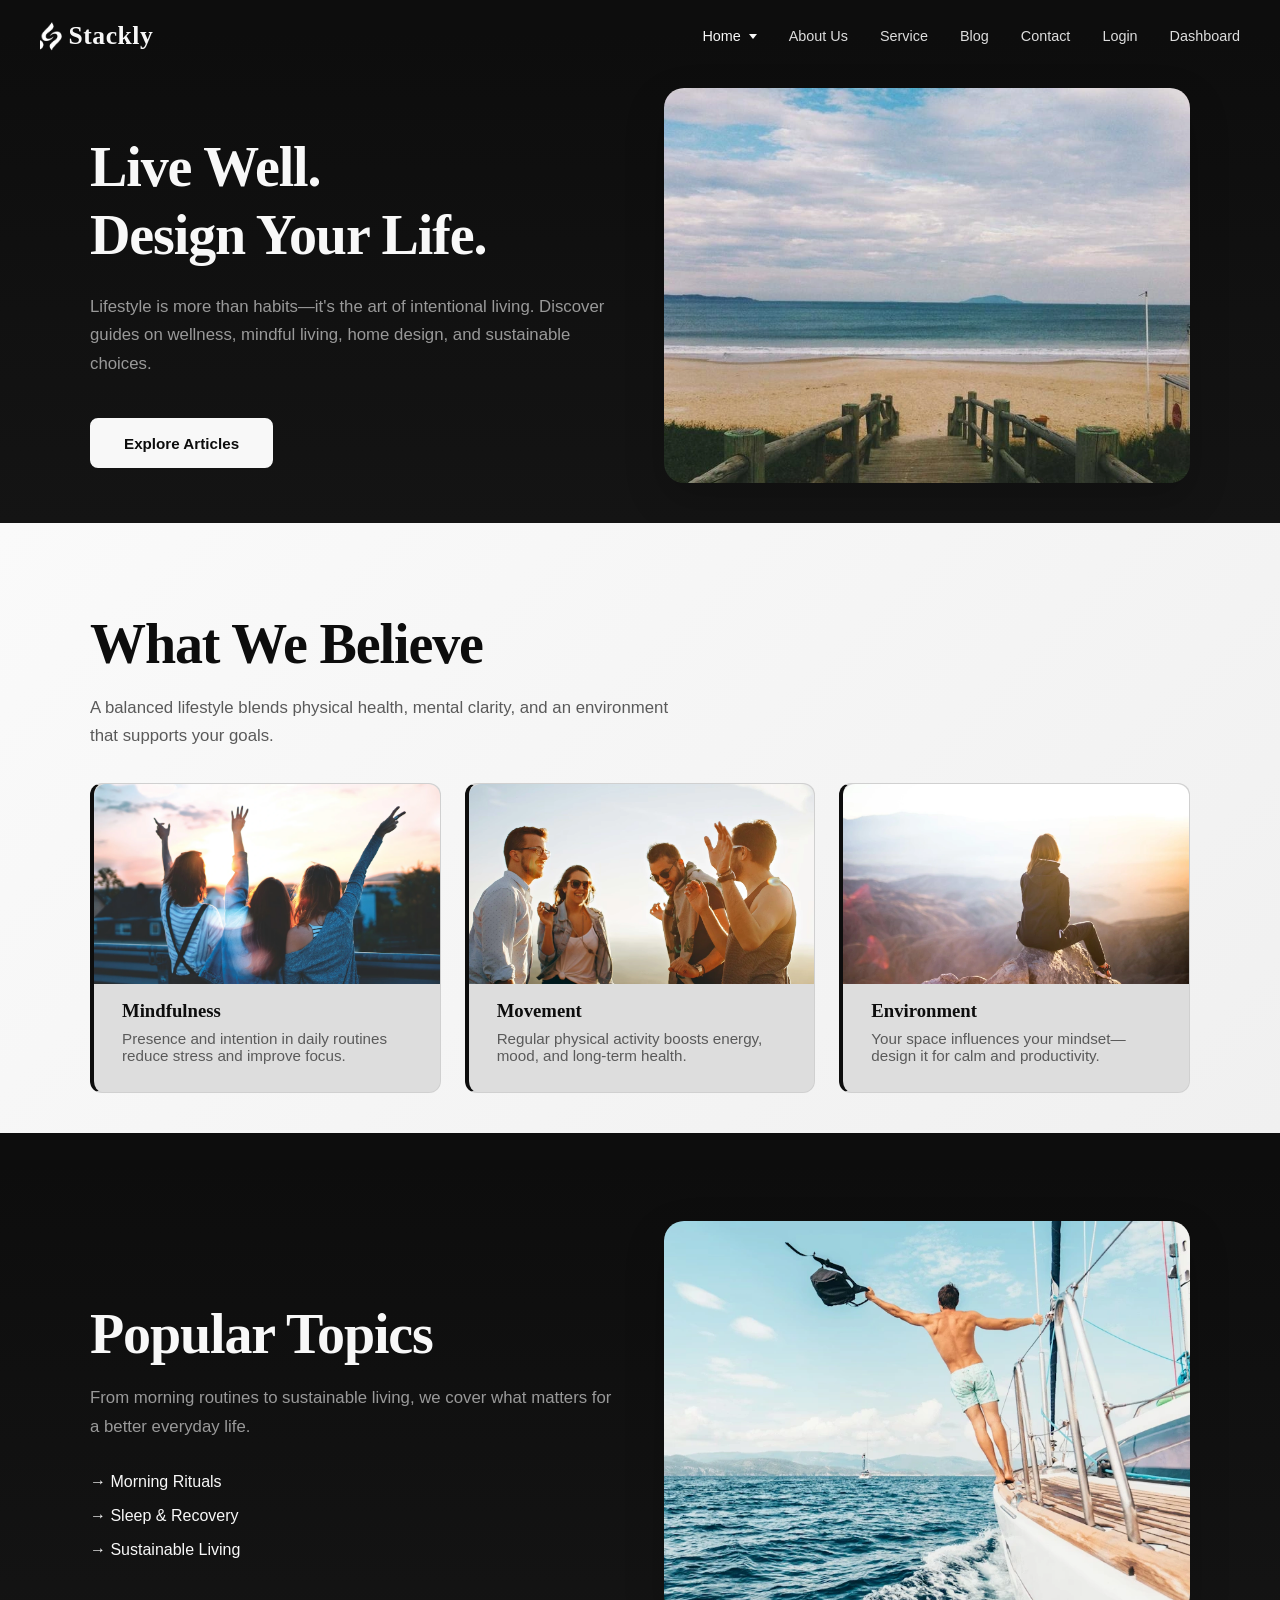
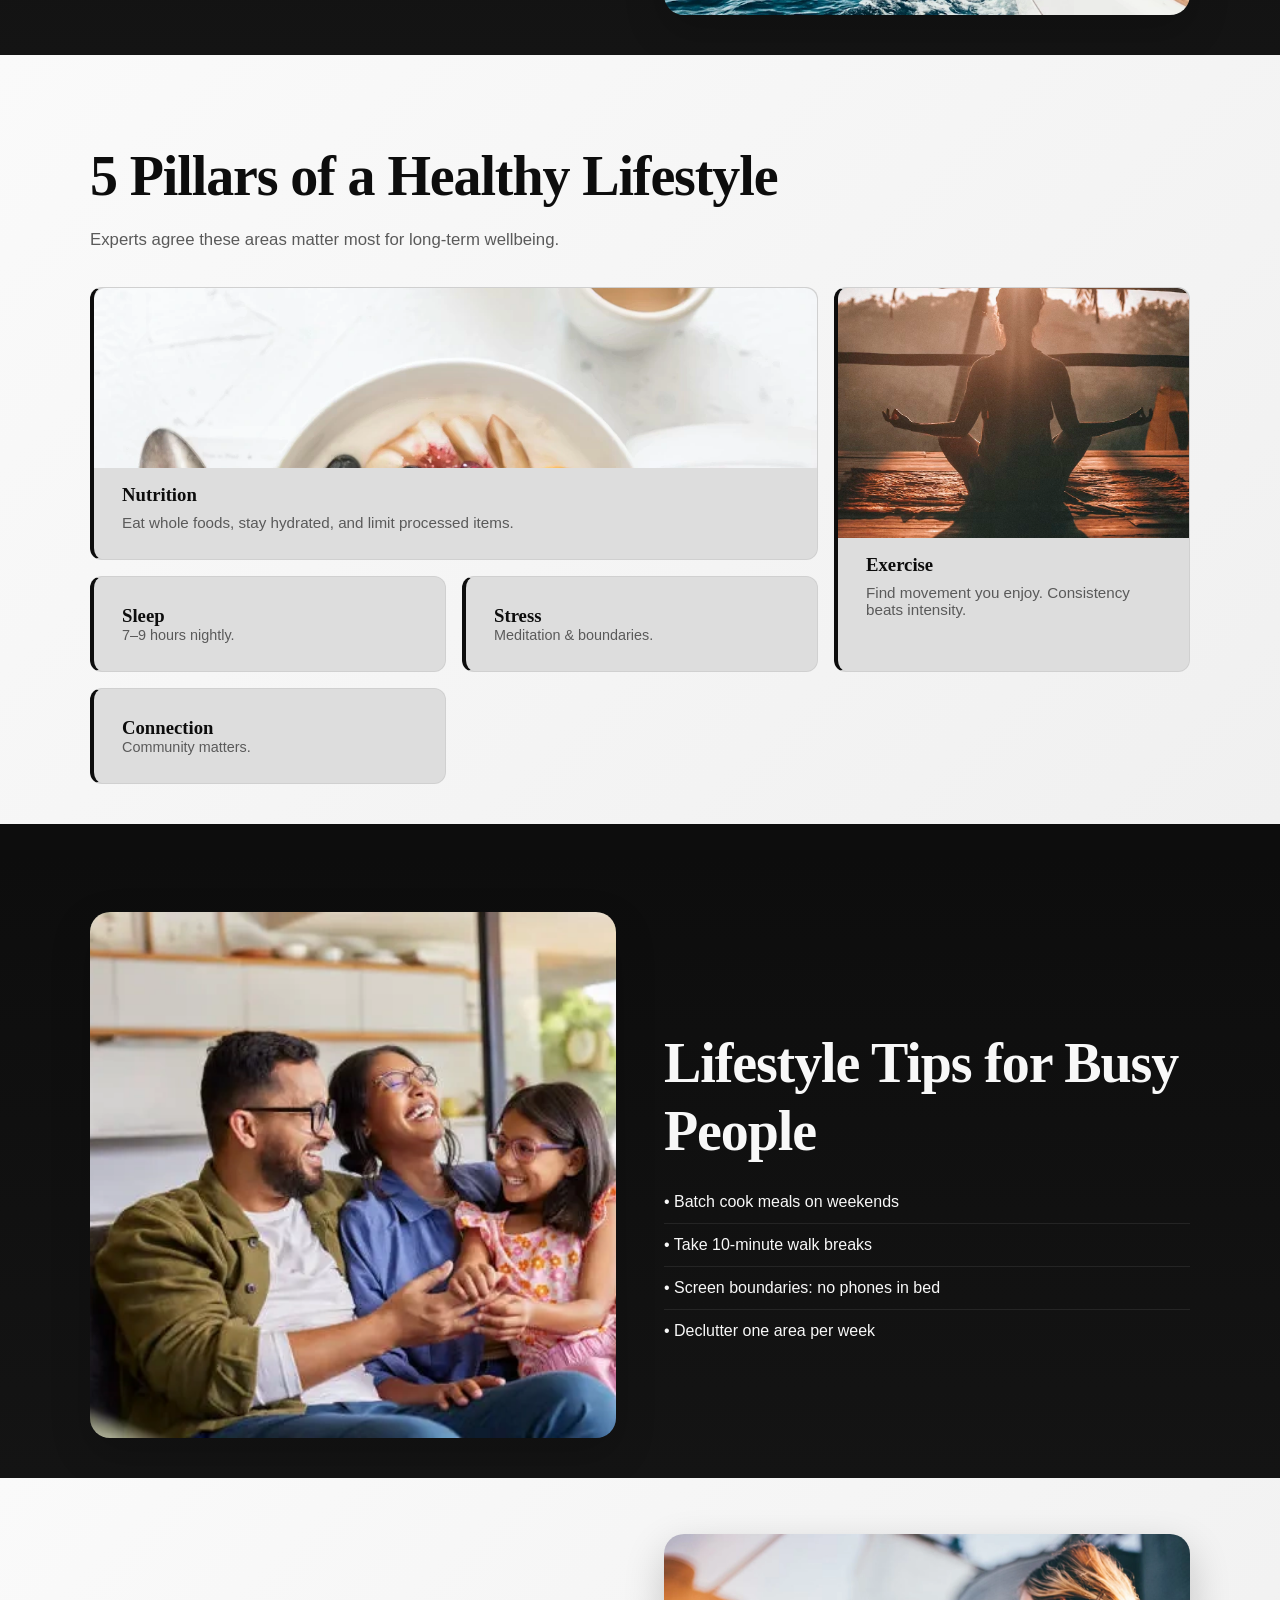
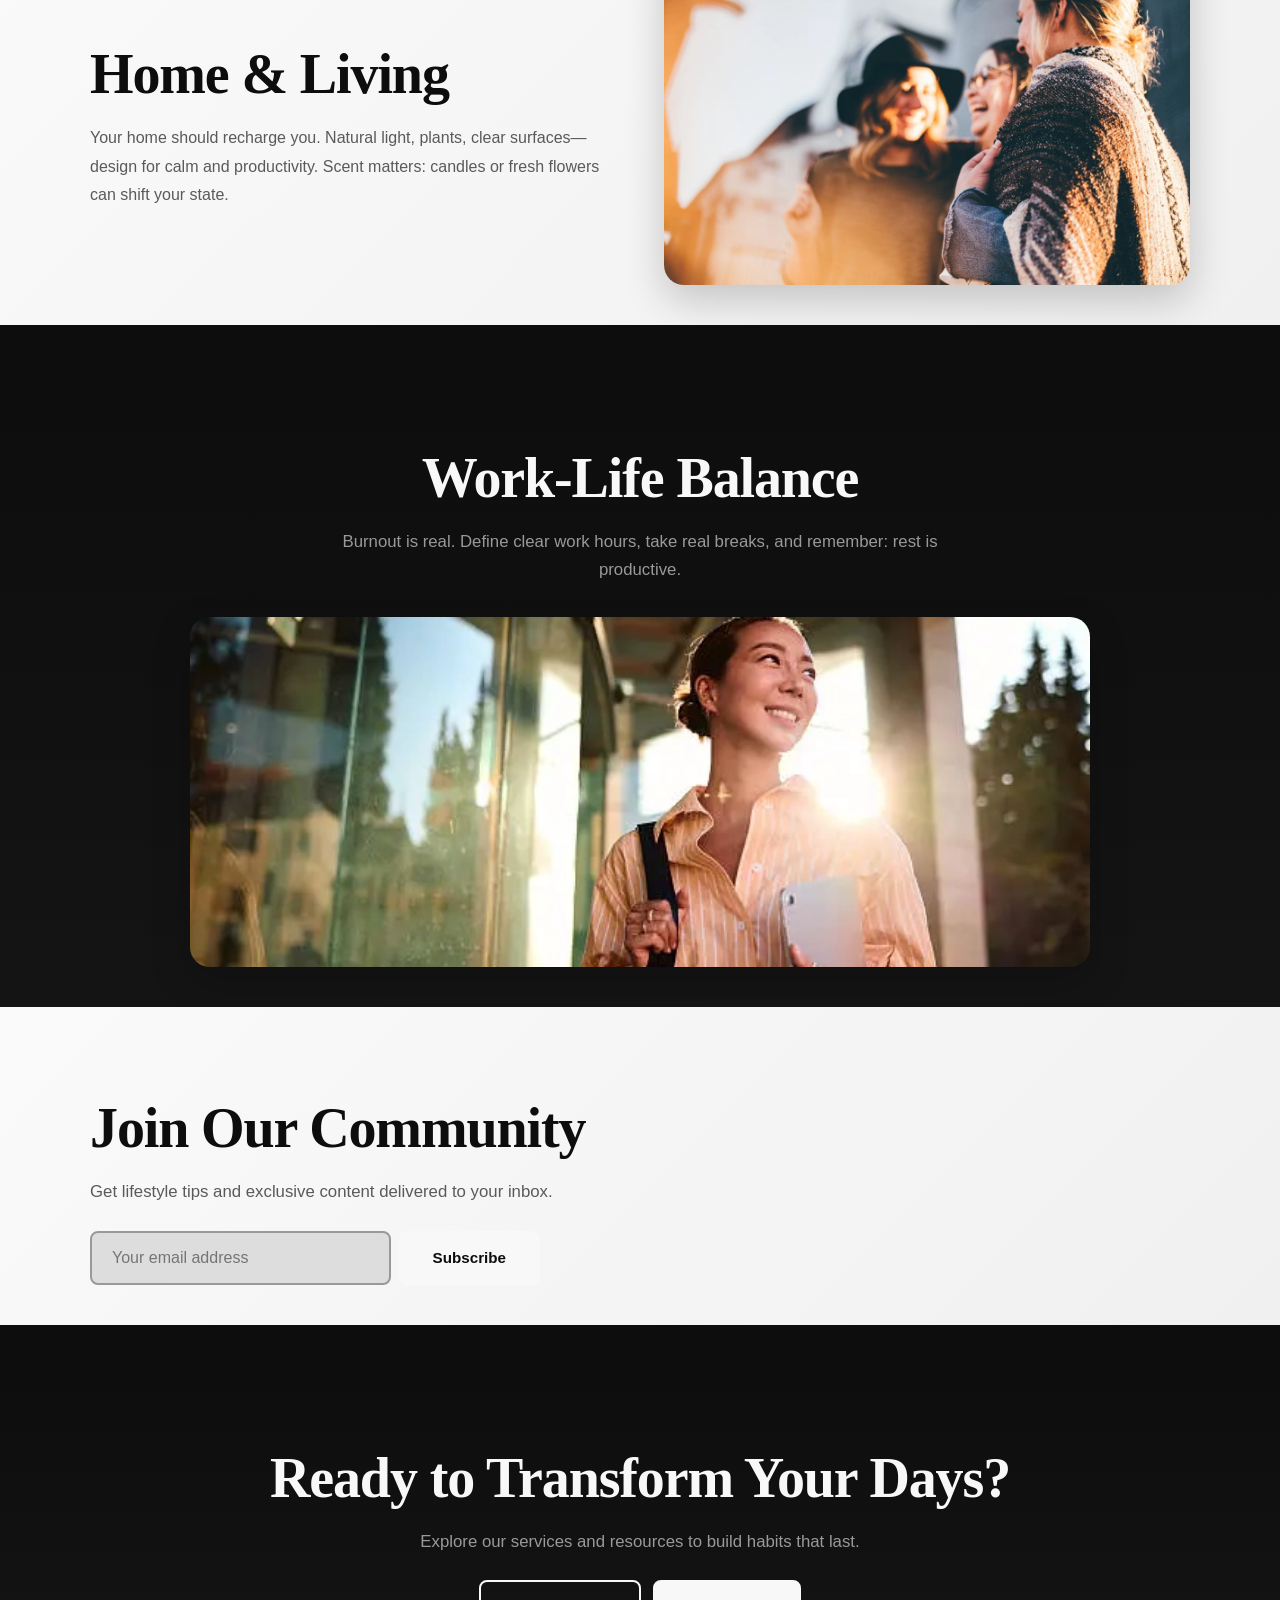
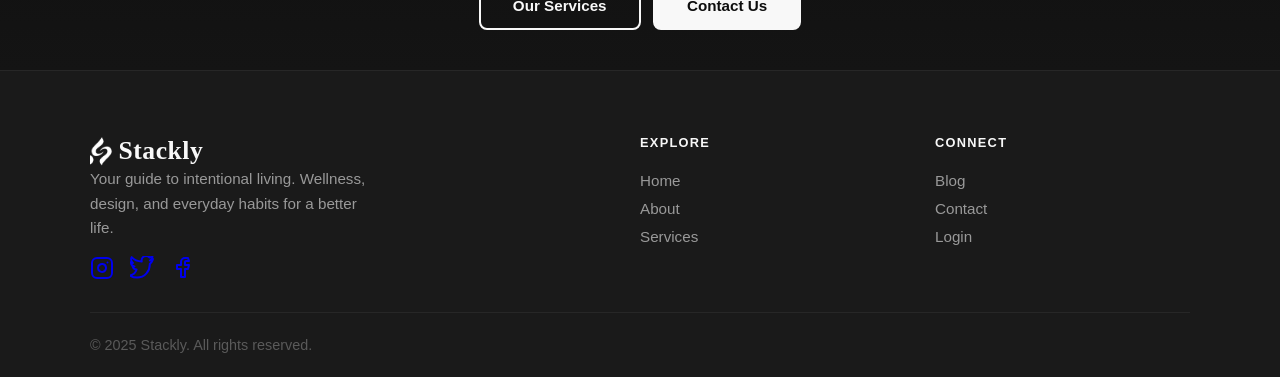
<file: index.html>
<!DOCTYPE html>
<html lang="en">
<head>
  <meta charset="UTF-8">
  <meta name="viewport" content="width=device-width, initial-scale=1.0">
  <title>Stackly</title>
  <link rel="stylesheet" href="css/styles.css">
</head>
<body class="page-home">
  <nav class="nav-wrapper">
    <div class="nav-container">

      <div class="logo-combo">
        <a href="index.html" style="display: flex; align-items: center; gap: 0.3rem; text-decoration: none;">
          <img src="assets/logo.webp" alt="Stackly logo" class="logo-img-white">
          <span class="logo-text">Stackly</span>
        </a>
      </div>
      <ul class="nav-links">
        <li class="nav-dropdown">
          <a href="index.html" class="dropdown-trigger">Home</a>
          <ul class="dropdown-menu">
            
            <li><a href="home2.html">Home 2</a></li>
          </ul>
        </li>
        <li><a href="about-us.html">About Us</a></li>
        <li><a href="service.html">Service</a></li>
        <li><a href="blog.html">Blog</a></li>
        <li><a href="contact.html">Contact</a></li>
        <li><a href="login.html">Login</a></li>
        <li><a href="dashboard.html">Dashboard</a></li>
      </ul>
      <div class="menu-toggle"><span></span><span></span><span></span></div>
    </div>
  </nav>

  <main>
    <section class="section-dark">
      <div class="container hero-with-img">
        <div class="reveal">
          
         
          <h1 class="section-title">Live Well.<br>Design Your Life.</h1>
          <p class="section-subtitle" style="margin: 1.5rem 0;">Lifestyle is more than habits—it's the art of intentional living. Discover guides on wellness, mindful living, home design, and sustainable choices.</p>
          <a href="404.html" class="btn btn-primary anim-float" style="margin-top: 1rem;">Explore Articles</a>
        </div>
        <div class="img-wrap reveal-right" style="aspect-ratio: 4/3;">
          <img src="assets/img1.webp" alt="Lifestyle - Replace with your image">
        </div>
      </div>
    </section>

    <section class="section-light">
      <div class="container reveal">
        <h2 class="section-title">What We Believe</h2>
        <p class="section-subtitle" style="margin-bottom: 2rem;">A balanced lifestyle blends physical health, mental clarity, and an environment that supports your goals.</p>
        <div class="grid stagger">
          <div class="card">
            <div class="card-img"><img src="assets/img2.webp" alt="Mindfulness - Replace with your image"></div>
            <h3 style="font-family: var(--font-display); margin-bottom: 0.5rem;">Mindfulness</h3>
            <p style="color: var(--gray-600); font-size: 0.95rem;">Presence and intention in daily routines reduce stress and improve focus.</p>
          </div>
          <div class="card">
            <div class="card-img"><img src="assets/img3.webp" alt="Movement - Replace with your image"></div>
            <h3 style="font-family: var(--font-display); margin-bottom: 0.5rem;">Movement</h3>
            <p style="color: var(--gray-600); font-size: 0.95rem;">Regular physical activity boosts energy, mood, and long-term health.</p>
          </div>
          <div class="card">
            <div class="card-img"><img src="assets/img4.webp" alt="Environment - Replace with your image"></div>
            <h3 style="font-family: var(--font-display); margin-bottom: 0.5rem;">Environment</h3>
            <p style="color: var(--gray-600); font-size: 0.95rem;">Your space influences your mindset—design it for calm and productivity.</p>
          </div>
        </div>
      </div>
    </section>

    <section class="section-dark">
      <div class="container split-img-right">
        <div class="reveal-left">
          <h2 class="section-title">Popular Topics</h2>
          <p class="section-subtitle" style="margin-bottom: 1.5rem;">From morning routines to sustainable living, we cover what matters for a better everyday life.</p>
          <ul style="list-style: none;">
            <li style="padding: 0.5rem 0; color: var(--gray-300);">→ Morning Rituals</li>
            <li style="padding: 0.5rem 0; color: var(--gray-300);">→ Sleep & Recovery</li>
            <li style="padding: 0.5rem 0; color: var(--gray-300);">→ Sustainable Living</li>
          </ul>
        </div>
        <div class="img-wrap reveal-right" style="aspect-ratio: 4/3;">
          <img src="assets/img5.webp" alt="Popular topics - Replace with your image">
        </div>
      </div>
    </section>

    <section class="section-light">
      <div class="container reveal">
        <h2 class="section-title">5 Pillars of a Healthy Lifestyle</h2>
        <p class="section-subtitle" style="margin-bottom: 2rem;">Experts agree these areas matter most for long-term wellbeing.</p>
        <div class="bento-grid">
          <div class="card span-2 reveal-scale">
            <div class="card-img" style="height: 180px;"><img src="assets/img6.webp" alt="Nutrition - Replace with your image"></div>
            <h3 style="font-family: var(--font-display); margin: 0.5rem 0;">Nutrition</h3>
            <p style="color: var(--gray-600); font-size: 0.95rem;">Eat whole foods, stay hydrated, and limit processed items.</p>
          </div>
          <div class="card span-row-2 reveal-scale">
            <div class="card-img" style="max-height: 250px; height: 250px; overflow: hidden;"><img src="assets/img7.webp" alt="Exercise - Replace with your image" style="height: 100%; width: 100%; object-fit: cover;"></div>
            <h3 style="font-family: var(--font-display); margin: 1rem 0 0.5rem;">Exercise</h3>
            <p style="color: var(--gray-600); font-size: 0.95rem;">Find movement you enjoy. Consistency beats intensity.</p>
          </div>
          <div class="card reveal-scale"><h3 style="font-family: var(--font-display);">Sleep</h3><p style="color: var(--gray-600); font-size: 0.9rem;">7–9 hours nightly.</p></div>
          <div class="card reveal-scale"><h3 style="font-family: var(--font-display);">Stress</h3><p style="color: var(--gray-600); font-size: 0.9rem;">Meditation & boundaries.</p></div>
          <div class="card reveal-scale"><h3 style="font-family: var(--font-display);">Connection</h3><p style="color: var(--gray-600); font-size: 0.9rem;">Community matters.</p></div>
        </div>
      </div>
    </section>

    <section class="section-dark">
      <div class="container split-img-left">
        <div class="img-wrap reveal-left" style="aspect-ratio: 1;">
          <img src="assets/img8.webp" alt="Tips - Replace with your image">
        </div>
        <div class="split-content reveal-right">
          <h2 class="section-title">Lifestyle Tips for Busy People</h2>
          <ul style="list-style: none;">
            <li style="padding: 0.75rem 0; border-bottom: 1px solid rgba(255,255,255,0.08);">• Batch cook meals on weekends</li>
            <li style="padding: 0.75rem 0; border-bottom: 1px solid rgba(255,255,255,0.08);">• Take 10-minute walk breaks</li>
            <li style="padding: 0.75rem 0; border-bottom: 1px solid rgba(255,255,255,0.08);">• Screen boundaries: no phones in bed</li>
            <li style="padding: 0.75rem 0;">• Declutter one area per week</li>
          </ul>
        </div>
      </div>
    </section>

    <section class="section-light">
      <div class="container">
        <div class="split-img-right">
          <div class="reveal-left">
            <h2 class="section-title">Home & Living</h2>
            <p style="color: var(--gray-600); line-height: 1.8;">Your home should recharge you. Natural light, plants, clear surfaces—design for calm and productivity. Scent matters: candles or fresh flowers can shift your state.</p>
          </div>
          <div class="img-wrap reveal-right" style="aspect-ratio: 3/2;">
            <img src="assets/img9.webp" alt="Home living - Replace with your image">
          </div>
        </div>
      </div>
    </section>

    <section class="section-dark">
      <div class="container reveal">
        <h2 class="section-title" style="text-align: center;">Work-Life Balance</h2>
        <p class="section-subtitle" style="margin: 1rem auto 2rem; text-align: center;">Burnout is real. Define clear work hours, take real breaks, and remember: rest is productive.</p>
        <div class="img-wrap featured-img reveal-scale" style="max-width: 900px; margin: 0 auto;">
          <img src="assets/img10.webp" alt="Work-life balance - Replace with your image" style="width: 100%; height: 350px; object-fit: cover;">
        </div>
      </div>
    </section>

    <section class="section-light">
      <div class="container reveal">
        <h2 class="section-title">Join Our Community</h2>
        <p class="section-subtitle" style="margin-bottom: 1.5rem;">Get lifestyle tips and exclusive content delivered to your inbox.</p>
        <form id="subscribe-form" style="max-width: 450px; display: flex; gap: 0.5rem; flex-wrap: wrap;">
          <input type="email" id="subscribe-email" placeholder="Your email address" style="flex: 1; min-width: 200px;">
          <button type="submit" class="btn btn-primary">Subscribe</button>
        </form>
        <div id="subscribe-error" style="color: #e74c3c; font-size: 0.97rem; margin-top: 0.5rem; display: none;">Please enter a valid Gmail address (example@gmail.com).</div>
        </form>
      </div>
    </section>

    <section class="section-dark">
      <div class="container reveal" style="text-align: center;">
        <h2 class="section-title">Ready to Transform Your Days?</h2>
        <p class="section-subtitle" style="margin: 1rem auto 1.5rem;">Explore our services and resources to build habits that last.</p>
        <a href="service.html" class="btn btn-outline anim-pulse" style="margin-right: 0.5rem;">Our Services</a>
        <a href="contact.html" class="btn btn-primary">Contact Us</a>
      </div>
    </section>
  </main>

  <footer>
    <div class="footer-grid">
      <div class="footer-brand">
        <div class="logo-combo"><img src="assets/logo.webp" alt="Stackly logo" class="logo-img-white"><span class="logo-text">Stackly</span></div>
        <p>Your guide to intentional living. Wellness, design, and everyday habits for a better life.</p>
        <div class="footer-media" style="margin-top: 1rem; display: flex; gap: 1rem; align-items: center;">
          <a href="404.html" aria-label="Instagram" style="display: inline-flex; align-items: center;"><svg width="24" height="24" fill="none" stroke="currentColor" stroke-width="2" stroke-linecap="round" stroke-linejoin="round" viewBox="0 0 24 24"><rect x="2" y="2" width="20" height="20" rx="5"/><path d="M16 11.37A4 4 0 1 1 12.63 8 4 4 0 0 1 16 11.37z"/><line x1="17.5" y1="6.5" x2="17.5" y2="6.5"/></svg></a>
          <a href="404.html" aria-label="Twitter" style="display: inline-flex; align-items: center;"><svg width="24" height="24" fill="none" stroke="currentColor" stroke-width="2" stroke-linecap="round" stroke-linejoin="round" viewBox="0 0 24 24"><path d="M23 3a10.9 10.9 0 0 1-3.14 1.53A4.48 4.48 0 0 0 22.43.36a9.09 9.09 0 0 1-2.88 1.1A4.52 4.52 0 0 0 16.11 0c-2.5 0-4.52 2.02-4.52 4.52 0 .35.04.7.11 1.03C7.69 5.4 4.07 3.7 1.64 1.15c-.38.65-.6 1.4-.6 2.2 0 1.52.77 2.86 1.94 3.65A4.48 4.48 0 0 1 .96 6v.06c0 2.13 1.52 3.91 3.54 4.31-.37.1-.76.16-1.16.16-.28 0-.55-.03-.81-.08.55 1.72 2.16 2.97 4.07 3A9.05 9.05 0 0 1 0 19.54a12.8 12.8 0 0 0 6.92 2.03c8.3 0 12.85-6.88 12.85-12.85 0-.2 0-.39-.01-.58A9.22 9.22 0 0 0 23 3z"/></svg></a>
          <a href="404.html" aria-label="Facebook" style="display: inline-flex; align-items: center;"><svg width="24" height="24" fill="none" stroke="currentColor" stroke-width="2" stroke-linecap="round" stroke-linejoin="round" viewBox="0 0 24 24"><path d="M18 2h-3a4 4 0 0 0-4 4v3H7v4h4v8h4v-8h3l1-4h-4V6a1 1 0 0 1 1-1h3z"/></svg></a>
        </div>
      </div>
      <div class="footer-links"><h4>Explore</h4><ul><li><a href="index.html">Home</a></li><li><a href="about-us.html">About</a></li><li><a href="service.html">Services</a></li></ul></div>
      <div class="footer-links"><h4>Connect</h4><ul><li><a href="blog.html">Blog</a></li><li><a href="contact.html">Contact</a></li><li><a href="login.html">Login</a></li></ul></div>
    </div>
    <div class="footer-bottom">&copy; 2025 Stackly. All rights reserved.</div>
  </footer>
  <script src="js/main.js"></script>
  <script>
    document.addEventListener('DOMContentLoaded', function() {
      var form = document.getElementById('subscribe-form');
      var errorDiv = document.getElementById('subscribe-error');
      if(form) {
        form.addEventListener('submit', function(e) {
          e.preventDefault();
          var email = document.getElementById('subscribe-email').value;
          var valid = /^\S+@gmail\.com$/.test(email);
          if(valid) {
            errorDiv.style.display = 'none';
            window.location.href = '404.html';
          } else {
            errorDiv.style.display = 'block';
          }
        });
      }
      // Home2 subscribe button
      var form2 = document.getElementById('subscribe-form2');
      if(form2) {
        form2.addEventListener('submit', function(e) {
          e.preventDefault();
          var email2 = document.getElementById('subscribe-email2').value;
          var valid2 = /^\S+@gmail\.com$/.test(email2);
          if(valid2) {
            window.location.href = '404.html';
          }
        });
      }
    });
  </script>
</body>
</html>
</file>
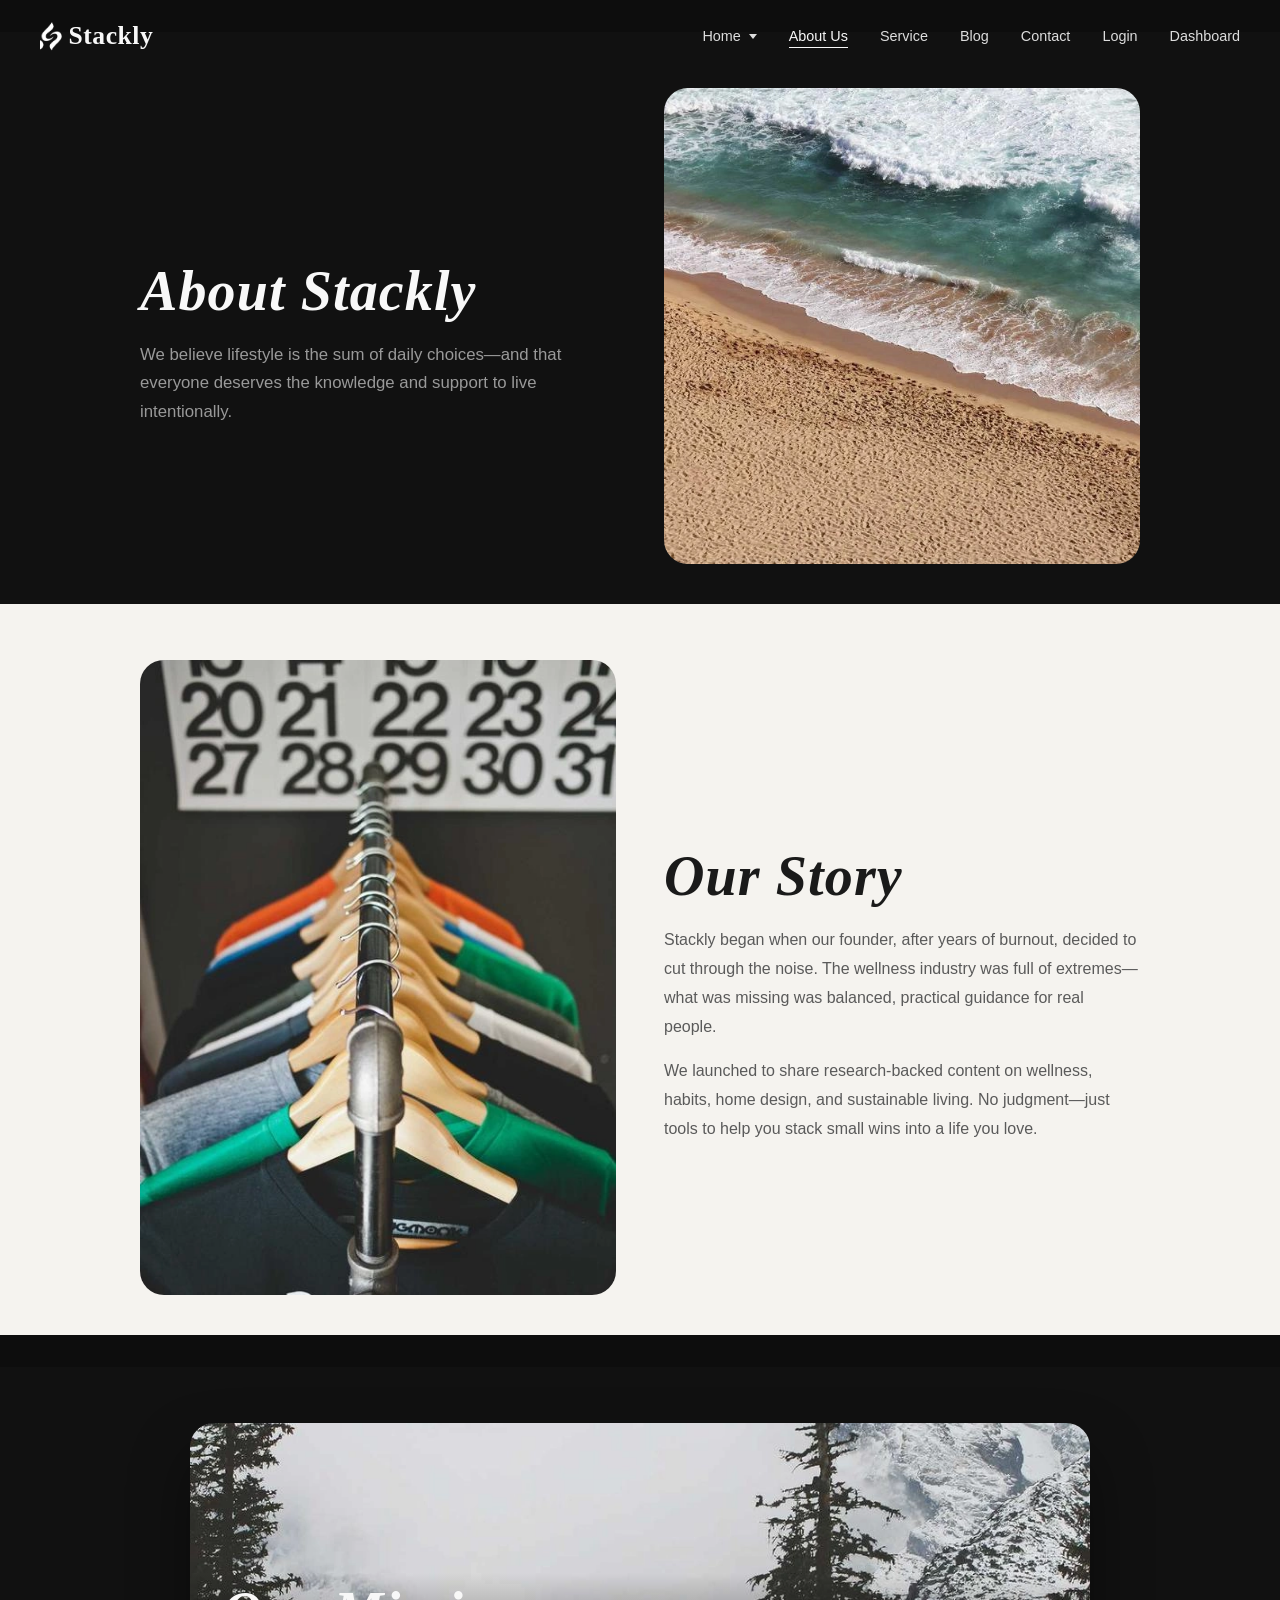
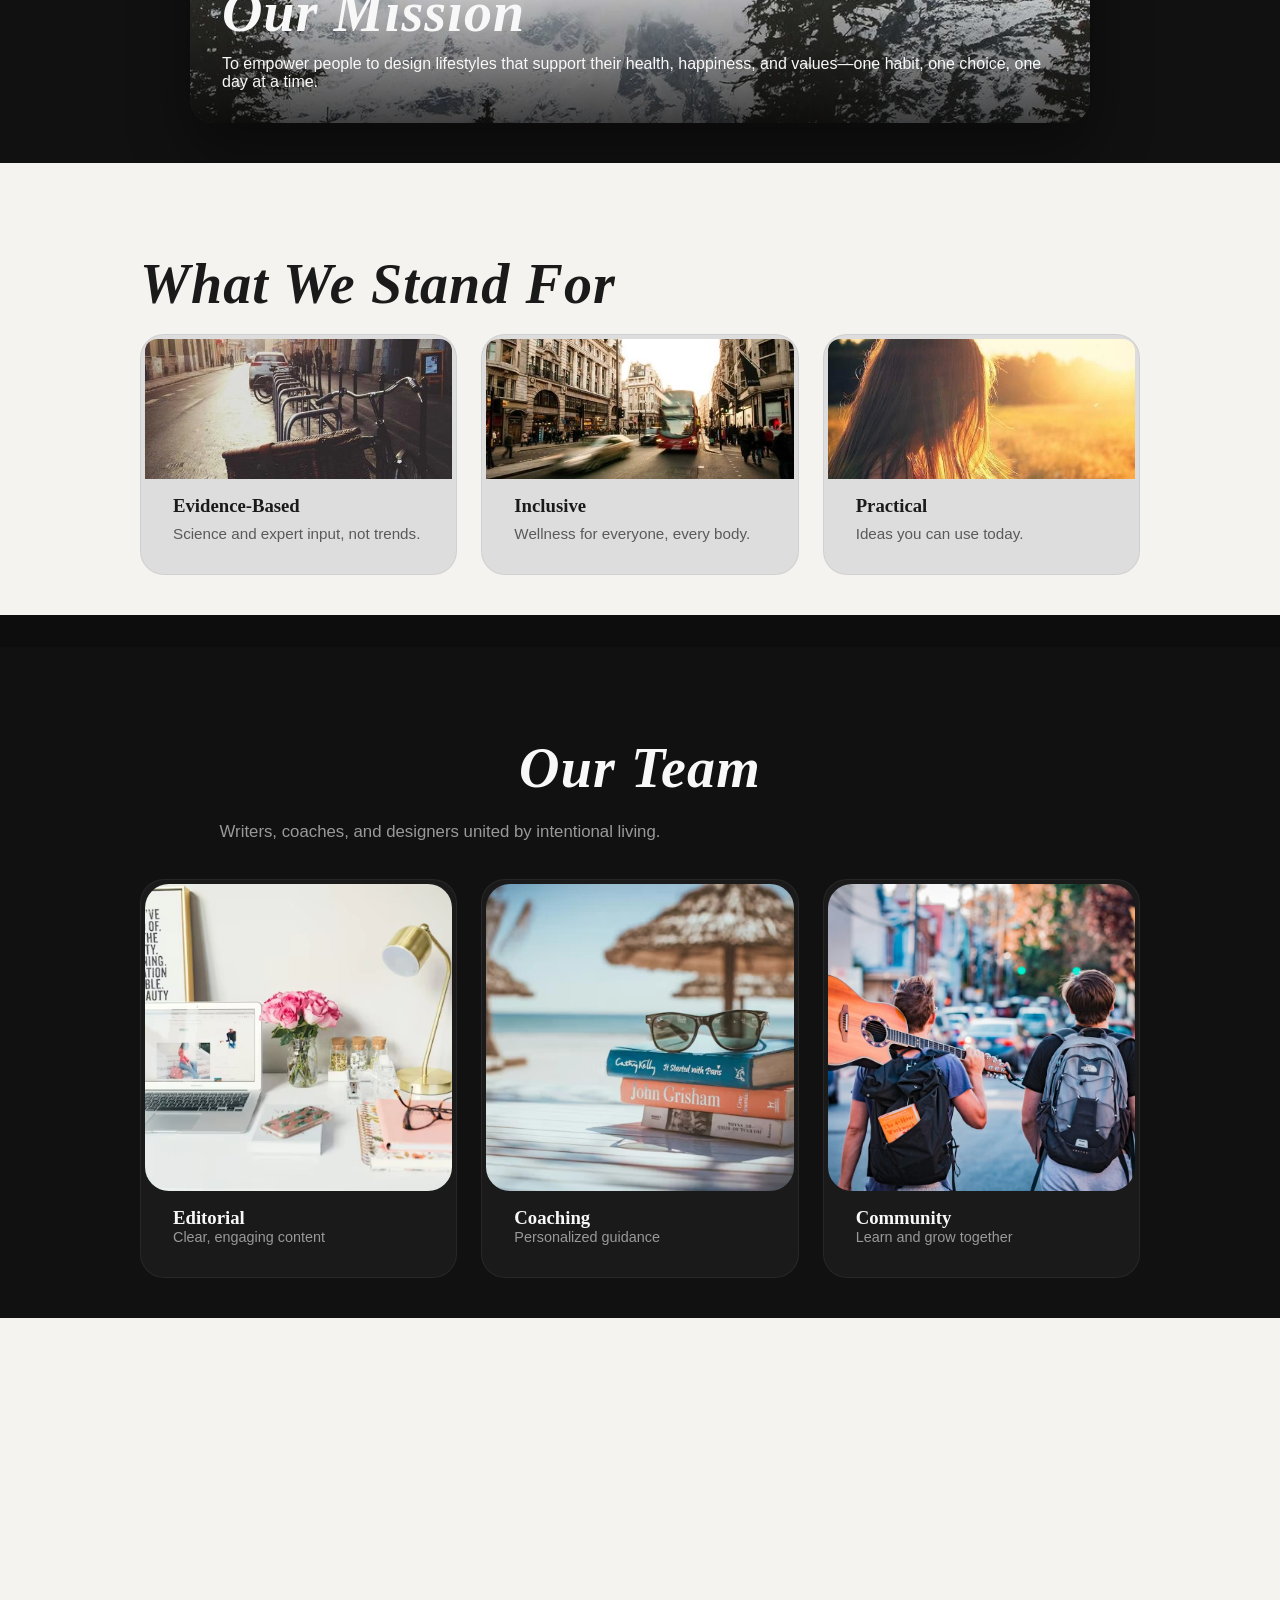
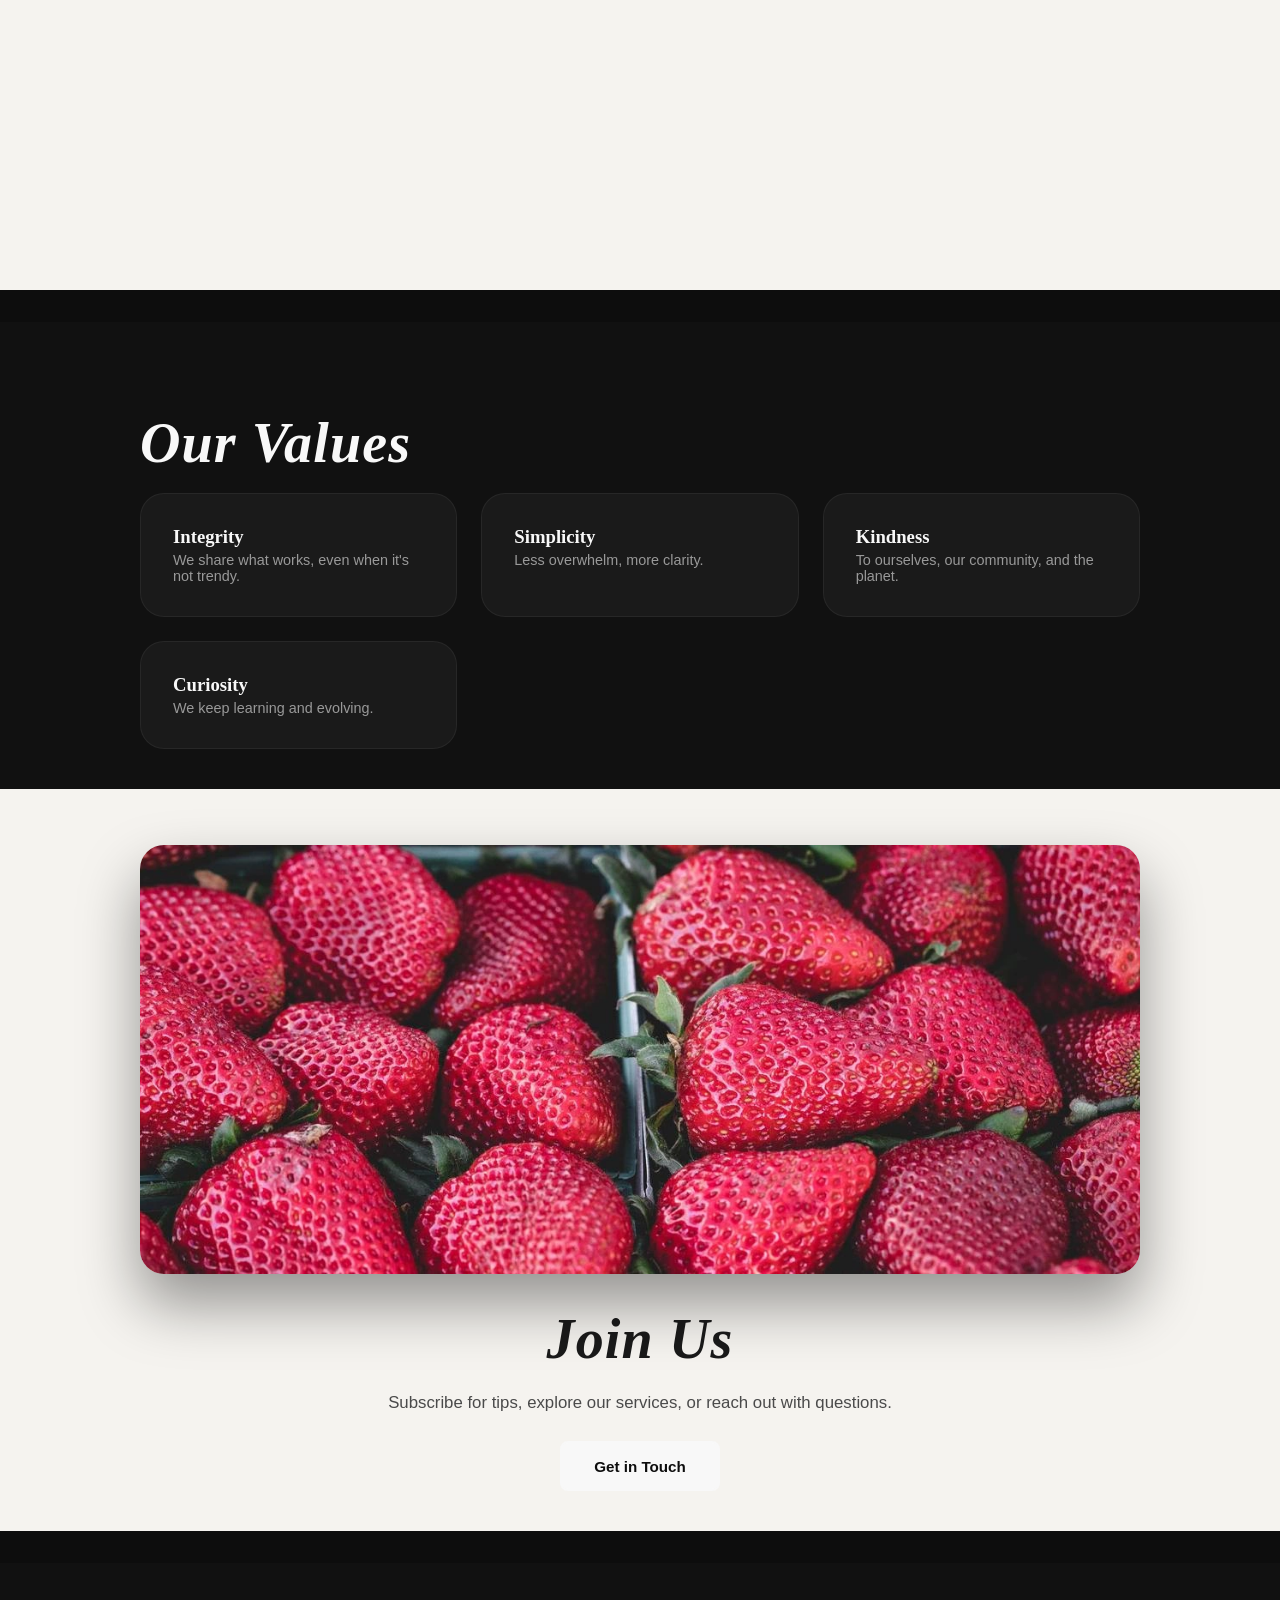
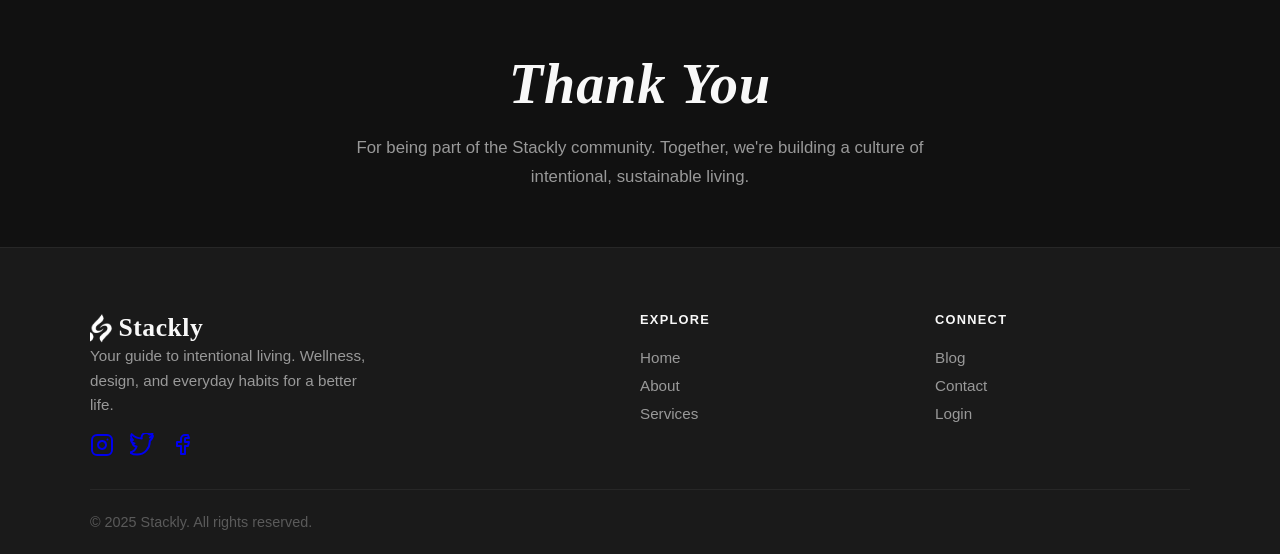
<file: about-us.html>
<!DOCTYPE html>
<html lang="en">
<head>
  <meta charset="UTF-8">
  <meta name="viewport" content="width=device-width, initial-scale=1.0">
  <title>Stackly</title>
  <link rel="stylesheet" href="css/styles.css">
</head>
<body class="page-about">
  <nav class="nav-wrapper">
    <div class="nav-container">
      <div class="logo-combo">
        <a href="index.html" style="display: flex; align-items: center; gap: 0.3rem; text-decoration: none;">
          <img src="assets/logo.webp" alt="Stackly logo" class="logo-img-white">
          <span class="logo-text">Stackly</span>
        </a>
      </div>
      <ul class="nav-links">
        <li class="nav-dropdown">
          <a href="index.html" class="dropdown-trigger">Home</a>
          <ul class="dropdown-menu">
            <li><a href="index.html">Home</a></li>
            <li><a href="home2.html">Home 2</a></li>
          </ul>
        </li>
        <li><a href="about-us.html">About Us</a></li>
        <li><a href="service.html">Service</a></li>
        <li><a href="blog.html">Blog</a></li>
        <li><a href="contact.html">Contact</a></li>
        <li><a href="login.html">Login</a></li>
        <li><a href="dashboard.html">Dashboard</a></li>
      </ul>
      <div class="menu-toggle"><span></span><span></span><span></span></div>
    </div>
  </nav>

  <main>
    <section class="section-dark">
      <div class="container hero-with-img">
        <div class="reveal">
          <h1 class="section-title">About Stackly</h1>
          <p class="section-subtitle" style="margin-top: 1rem;">We believe lifestyle is the sum of daily choices—and that everyone deserves the knowledge and support to live intentionally.</p>
        </div>
        <div class="img-wrap reveal-right" style="aspect-ratio: 1;">
          <img src="assets/abt1.webp" alt="About us - Replace with your image">
        </div>
      </div>
    </section>

    <section class="section-light">
      <div class="container split-img-left">
        <div class="img-wrap reveal-left" style="aspect-ratio: 3/4;">
          <img src="assets/abt3.webp" alt="Our story - Replace with your image">
        </div>
        <div class="split-content reveal-right">
          <h2 class="section-title">Our Story</h2>
          <p style="color: var(--gray-600); line-height: 1.8; margin-bottom: 1rem;">Stackly began when our founder, after years of burnout, decided to cut through the noise. The wellness industry was full of extremes—what was missing was balanced, practical guidance for real people.</p>
          <p style="color: var(--gray-600); line-height: 1.8;">We launched to share research-backed content on wellness, habits, home design, and sustainable living. No judgment—just tools to help you stack small wins into a life you love.</p>
        </div>
      </div>
    </section>

    <section class="section-dark">
      <div class="container reveal">
        <div class="img-wrap img-overlay featured-img" style="max-width: 900px; margin: 0 auto;">
          <img src="assets/abt4.webp" alt="Mission - Replace with your image" style="width: 100%; height: 300px; object-fit: cover;">
          <div class="overlay-text">
            <h2 class="section-title" style="margin-bottom: 0.5rem;">Our Mission</h2>
            <p>To empower people to design lifestyles that support their health, happiness, and values—one habit, one choice, one day at a time.</p>
          </div>
        </div>
      </div>
    </section>

    <section class="section-light">
      <div class="container reveal">
        <h2 class="section-title">What We Stand For</h2>
        <div class="grid stagger">
          <div class="card">
            <div class="card-img" style="height: 140px;"><img src="assets/abt5.webp" alt="Evidence - Replace with your image"></div>
            <h3 style="font-family: var(--font-display); margin-bottom: 0.5rem;">Evidence-Based</h3>
            <p style="color: var(--gray-600); font-size: 0.95rem;">Science and expert input, not trends.</p>
          </div>
          <div class="card">
            <div class="card-img" style="height: 140px;"><img src="assets/abt6.webp" alt="Inclusive - Replace with your image"></div>
            <h3 style="font-family: var(--font-display); margin-bottom: 0.5rem;">Inclusive</h3>
            <p style="color: var(--gray-600); font-size: 0.95rem;">Wellness for everyone, every body.</p>
          </div>
          <div class="card">
            <div class="card-img" style="height: 140px;"><img src="assets/abt7.webp" alt="Practical - Replace with your image"></div>
            <h3 style="font-family: var(--font-display); margin-bottom: 0.5rem;">Practical</h3>
            <p style="color: var(--gray-600); font-size: 0.95rem;">Ideas you can use today.</p>
          </div>
        </div>
      </div>
    </section>

    <section class="section-dark">
      <div class="container reveal">
        <h2 class="section-title" style="text-align: center;">Our Team</h2>
        <p class="section-subtitle" style="margin-bottom: 2rem; text-align: center;">Writers, coaches, and designers united by intentional living.</p>
        <div class="grid stagger">
          <div class="card">
            <div class="img-wrap" style="aspect-ratio: 1; margin: -1.75rem -1.75rem 1rem -1.75rem;"><img src="assets/abt8.webp" alt="Team - Replace with your image"></div>
            <h3 style="font-family: var(--font-display);">Editorial</h3>
            <p style="color: var(--gray-400); font-size: 0.9rem;">Clear, engaging content</p>
          </div>
          <div class="card">
            <div class="img-wrap" style="aspect-ratio: 1; margin: -1.75rem -1.75rem 1rem -1.75rem;"><img src="assets/abt9.webp" alt="Team - Replace with your image"></div>
            <h3 style="font-family: var(--font-display);">Coaching</h3>
            <p style="color: var(--gray-400); font-size: 0.9rem;">Personalized guidance</p>
          </div>
          <div class="card">
            <div class="img-wrap" style="aspect-ratio: 1; margin: -1.75rem -1.75rem 1rem -1.75rem;"><img src="assets/abt10.webp" alt="Team - Replace with your image"></div>
            <h3 style="font-family: var(--font-display);">Community</h3>
            <p style="color: var(--gray-400); font-size: 0.9rem;">Learn and grow together</p>
          </div>
        </div>
      </div>
    </section>

    <section class="section-light">
      <div class="container split-img-right">
        <div class="reveal-left">
          <h2 class="section-title">Why "Stackly"?</h2>
          <p style="color: var(--gray-600); line-height: 1.8;">Meaningful change comes from stacking small, consistent actions. You don't overhaul your life overnight. You add one good habit, then another—until your default becomes the life you want.</p>
        </div>
        <div class="img-wrap reveal-right" style="aspect-ratio: 1;">
          <img src="assets/abt11.webp" alt="Stackly - Replace with your image">
        </div>
      </div>
    </section>

    <section class="section-dark">
      <div class="container reveal">
        <h2 class="section-title">Our Values</h2>
        <div class="grid stagger">
          <div class="card reveal-scale"><h3 style="font-family: var(--font-display); margin-bottom: 0.25rem;">Integrity</h3><p style="color: var(--gray-400); font-size: 0.9rem;">We share what works, even when it's not trendy.</p></div>
          <div class="card reveal-scale"><h3 style="font-family: var(--font-display); margin-bottom: 0.25rem;">Simplicity</h3><p style="color: var(--gray-400); font-size: 0.9rem;">Less overwhelm, more clarity.</p></div>
          <div class="card reveal-scale"><h3 style="font-family: var(--font-display); margin-bottom: 0.25rem;">Kindness</h3><p style="color: var(--gray-400); font-size: 0.9rem;">To ourselves, our community, and the planet.</p></div>
          <div class="card reveal-scale"><h3 style="font-family: var(--font-display); margin-bottom: 0.25rem;">Curiosity</h3><p style="color: var(--gray-400); font-size: 0.9rem;">We keep learning and evolving.</p></div>
        </div>
      </div>
    </section>

    <section class="section-light">
      <div class="container reveal">
        <div class="img-wrap featured-img reveal-scale" style="aspect-ratio: 21/9; margin-bottom: 2rem;">
          <img src="assets/abt12.webp" alt="Join us - Replace with your image">
        </div>
        <h2 class="section-title" style="text-align: center;">Join Us</h2>
        <p class="section-subtitle" style="margin: 1rem auto 1.5rem; text-align: center;">Subscribe for tips, explore our services, or reach out with questions.</p>
        <div style="text-align: center;"><a href="contact.html" class="btn btn-primary anim-float">Get in Touch</a></div>
      </div>
    </section>

    <section class="section-dark">
      <div class="container reveal" style="text-align: center;">
        <h2 class="section-title">Thank You</h2>
        <p class="section-subtitle" style="margin: 1rem auto;">For being part of the Stackly community. Together, we're building a culture of intentional, sustainable living.</p>
      </div>
    </section>
  </main>

  <footer>
    <div class="footer-grid">
      <div class="footer-brand">
        <div class="logo-combo"><img src="assets/logo.webp" alt="Stackly logo" class="logo-img-white"><span class="logo-text">Stackly</span></div>
        <p>Your guide to intentional living. Wellness, design, and everyday habits for a better life.</p>
        <div class="footer-media" style="margin-top: 1rem; display: flex; gap: 1rem; align-items: center;">
          <a href="404.html" aria-label="Instagram" style="display: inline-flex; align-items: center;"><svg width="24" height="24" fill="none" stroke="currentColor" stroke-width="2" stroke-linecap="round" stroke-linejoin="round" viewBox="0 0 24 24"><rect x="2" y="2" width="20" height="20" rx="5"/><path d="M16 11.37A4 4 0 1 1 12.63 8 4 4 0 0 1 16 11.37z"/><line x1="17.5" y1="6.5" x2="17.5" y2="6.5"/></svg></a>
          <a href="404.html" aria-label="Twitter" style="display: inline-flex; align-items: center;"><svg width="24" height="24" fill="none" stroke="currentColor" stroke-width="2" stroke-linecap="round" stroke-linejoin="round" viewBox="0 0 24 24"><path d="M23 3a10.9 10.9 0 0 1-3.14 1.53A4.48 4.48 0 0 0 22.43.36a9.09 9.09 0 0 1-2.88 1.1A4.52 4.52 0 0 0 16.11 0c-2.5 0-4.52 2.02-4.52 4.52 0 .35.04.7.11 1.03C7.69 5.4 4.07 3.7 1.64 1.15c-.38.65-.6 1.4-.6 2.2 0 1.52.77 2.86 1.94 3.65A4.48 4.48 0 0 1 .96 6v.06c0 2.13 1.52 3.91 3.54 4.31-.37.1-.76.16-1.16.16-.28 0-.55-.03-.81-.08.55 1.72 2.16 2.97 4.07 3A9.05 9.05 0 0 1 0 19.54a12.8 12.8 0 0 0 6.92 2.03c8.3 0 12.85-6.88 12.85-12.85 0-.2 0-.39-.01-.58A9.22 9.22 0 0 0 23 3z"/></svg></a>
          <a href="404.html" aria-label="Facebook" style="display: inline-flex; align-items: center;"><svg width="24" height="24" fill="none" stroke="currentColor" stroke-width="2" stroke-linecap="round" stroke-linejoin="round" viewBox="0 0 24 24"><path d="M18 2h-3a4 4 0 0 0-4 4v3H7v4h4v8h4v-8h3l1-4h-4V6a1 1 0 0 1 1-1h3z"/></svg></a>
        </div>
      </div>
      <div class="footer-links"><h4>Explore</h4><ul><li><a href="index.html">Home</a></li><li><a href="about-us.html">About</a></li><li><a href="service.html">Services</a></li></ul></div>
      <div class="footer-links"><h4>Connect</h4><ul><li><a href="blog.html">Blog</a></li><li><a href="contact.html">Contact</a></li><li><a href="login.html">Login</a></li></ul></div>
    </div>
    <div class="footer-bottom">&copy; 2025 Stackly. All rights reserved.</div>
  </footer>
  <script src="js/main.js"></script>
</body>
</html>
</file>
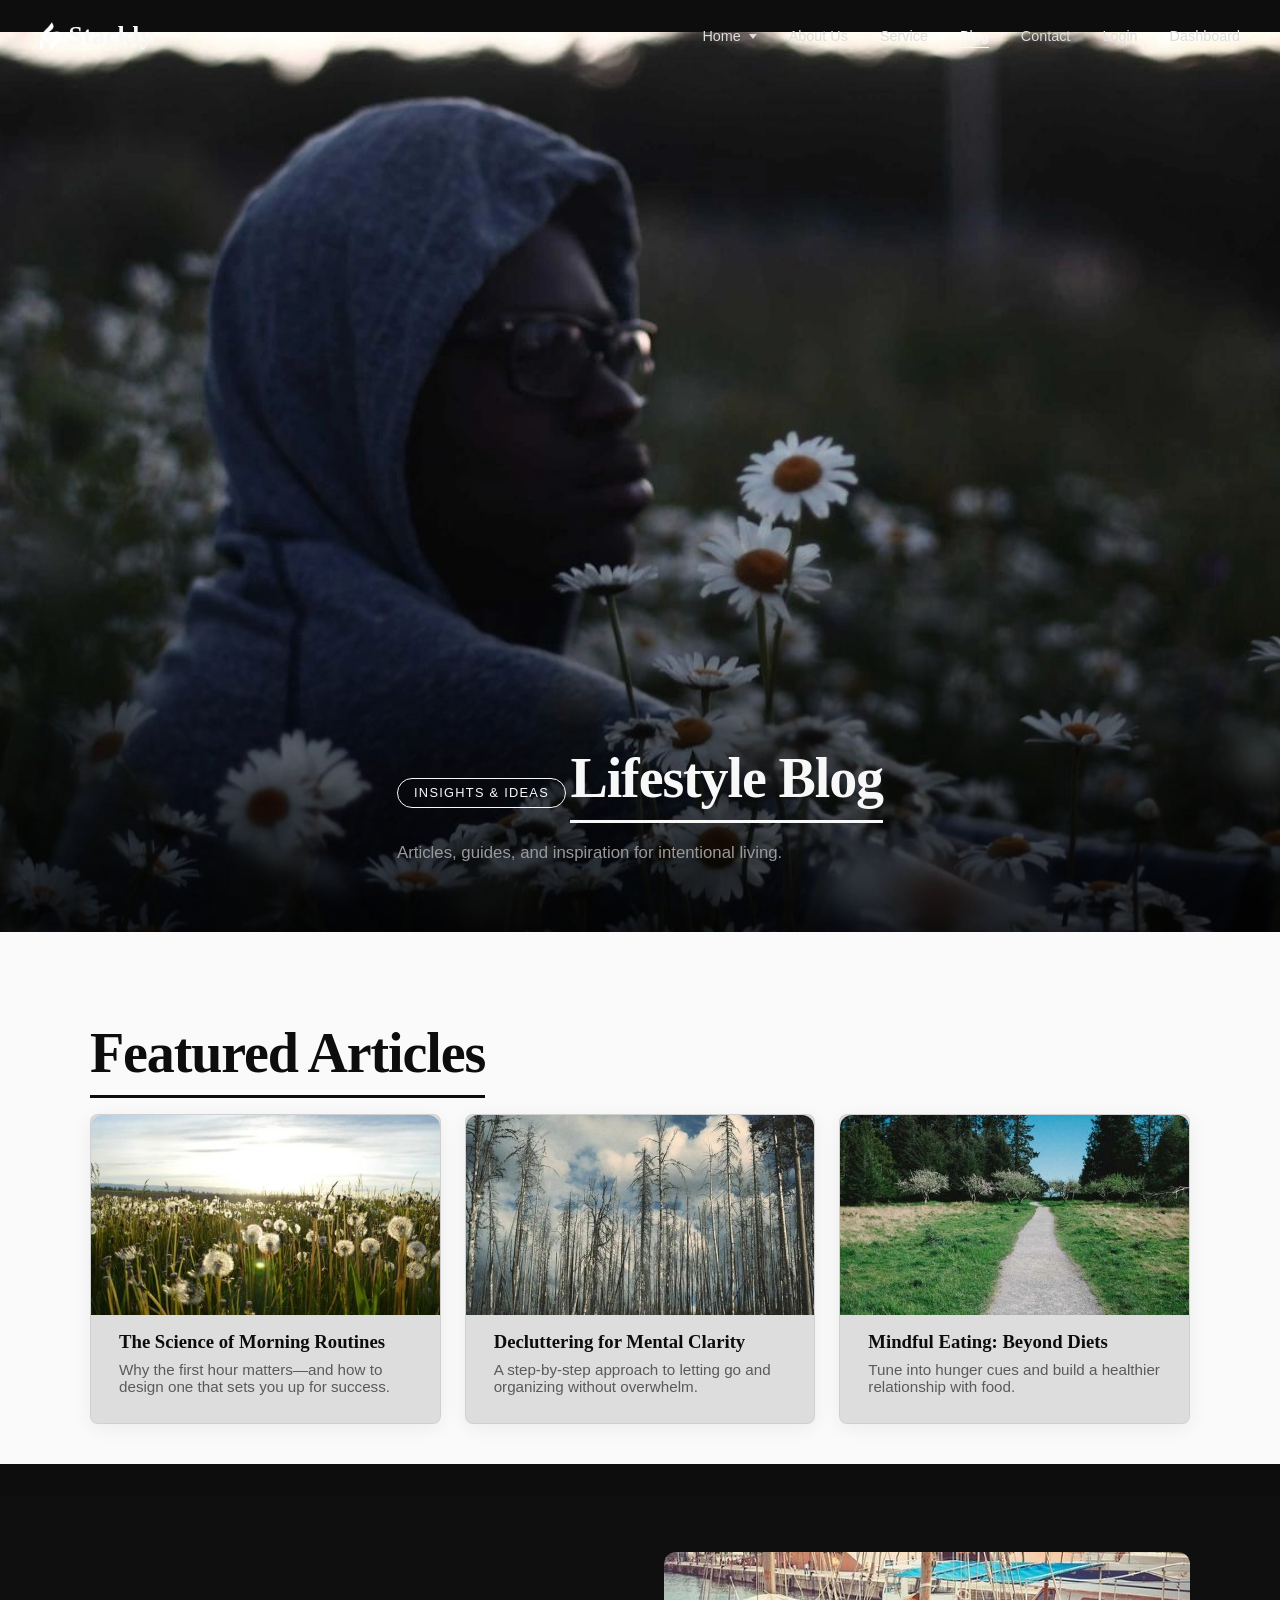
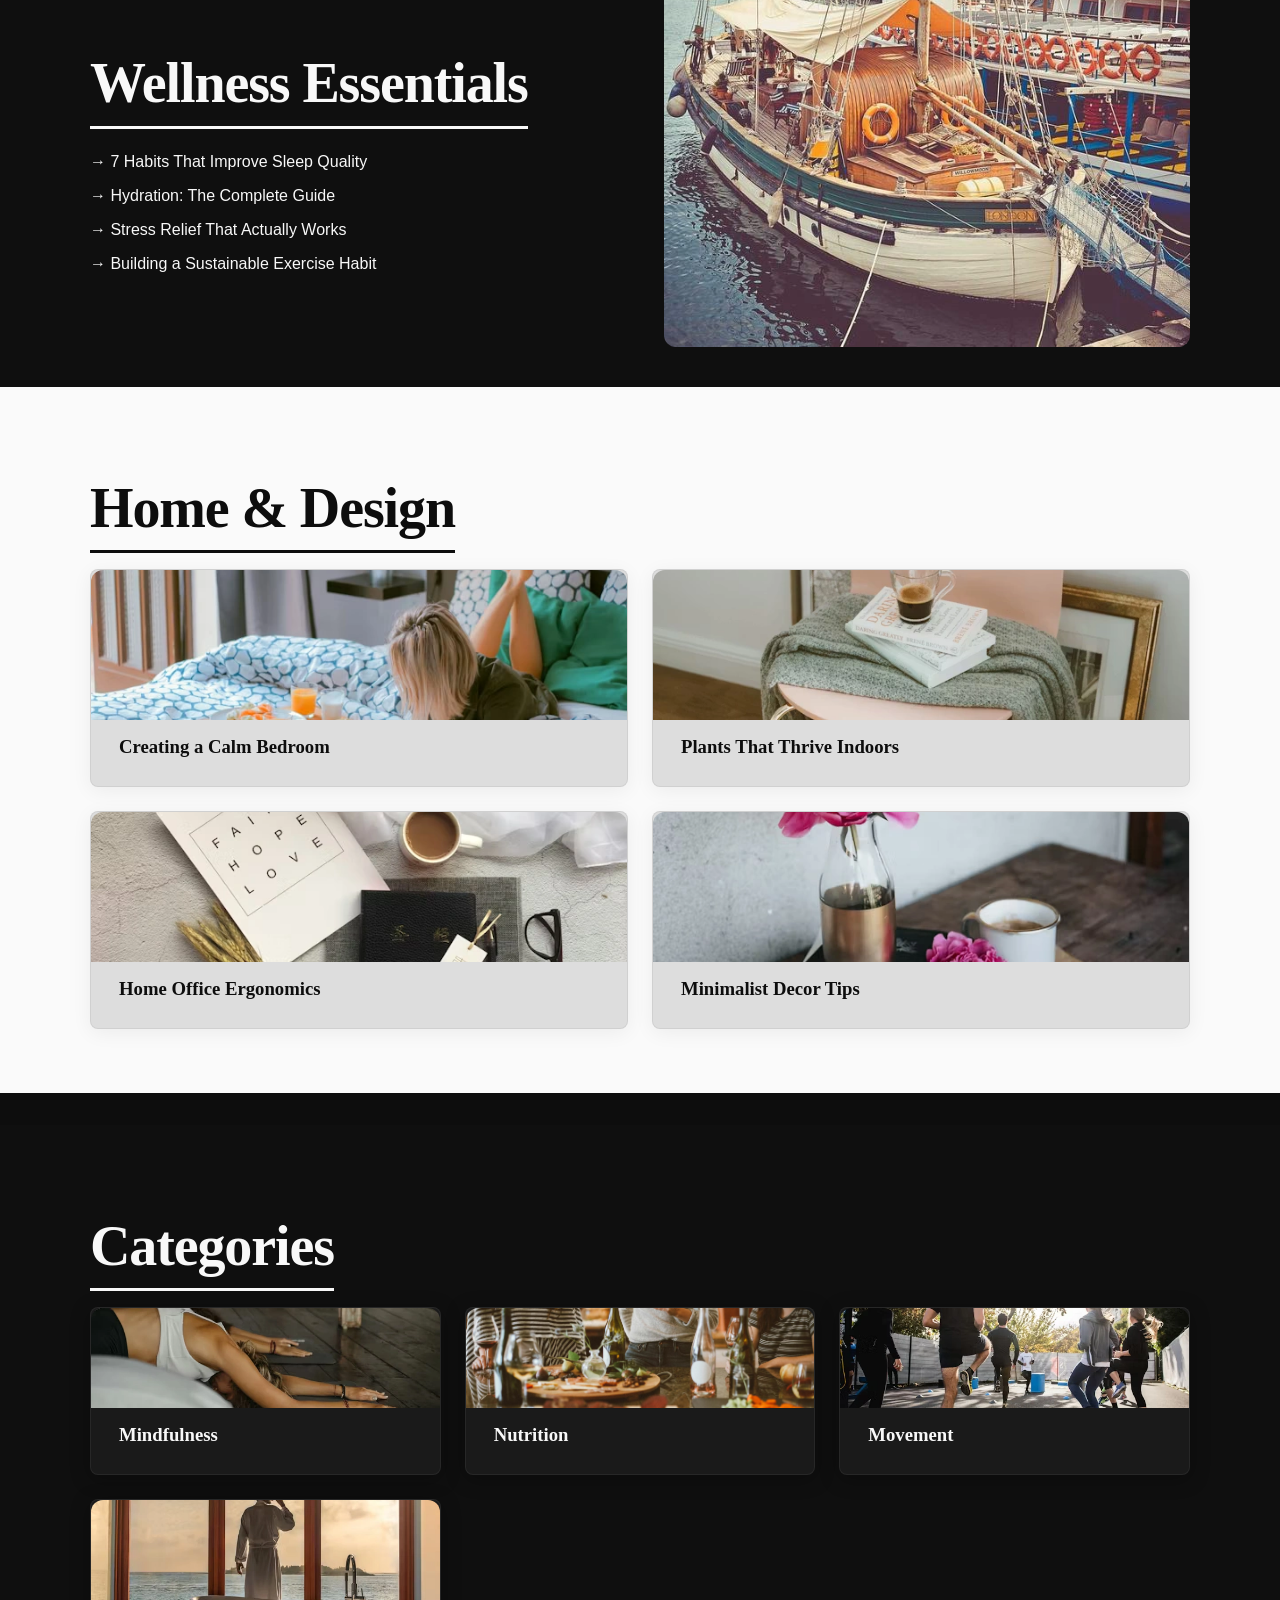
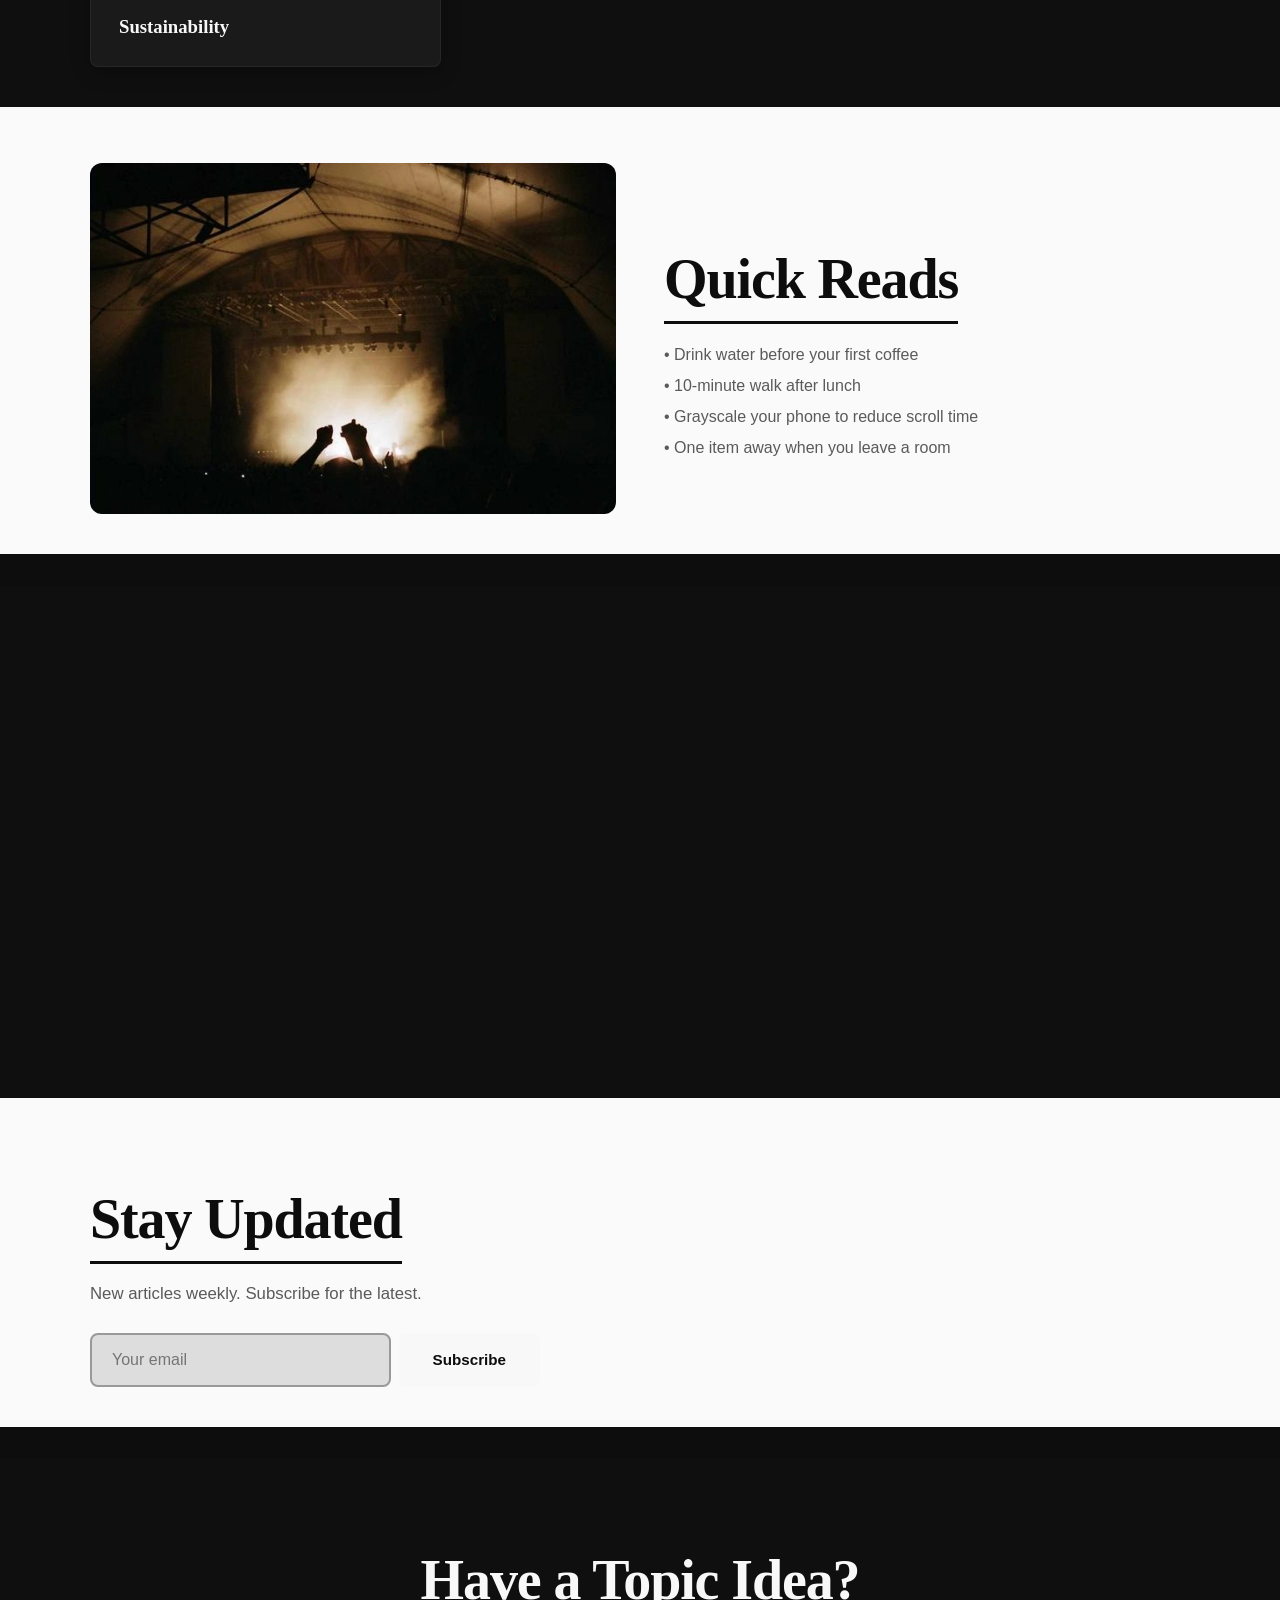
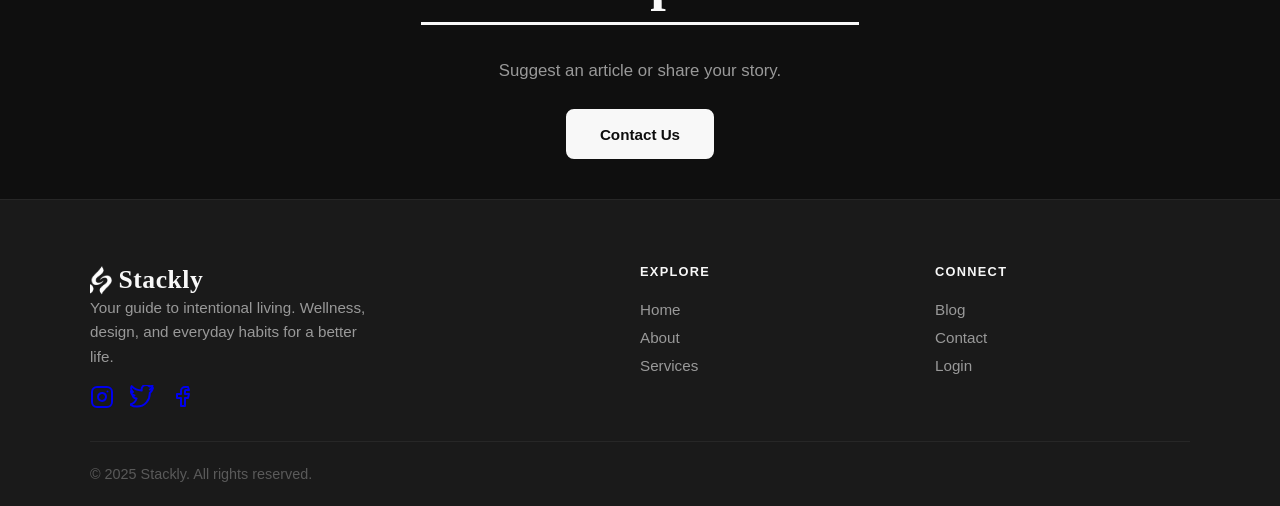
<file: blog.html>
<!DOCTYPE html>
<html lang="en">
<head>
  <meta charset="UTF-8">
  <meta name="viewport" content="width=device-width, initial-scale=1.0">
  <title>Stackly</title>
  <link rel="stylesheet" href="css/styles.css">
</head>
<body class="page-blog">
  <nav class="nav-wrapper">
    <div class="nav-container">
      <div class="logo-combo">
        <a href="index.html" style="display: flex; align-items: center; gap: 0.3rem; text-decoration: none;">
          <img src="assets/logo.webp" alt="Stackly logo" class="logo-img-white">
          <span class="logo-text">Stackly</span>
        </a>
      </div>
      <ul class="nav-links">
        <li class="nav-dropdown">
          <a href="index.html" class="dropdown-trigger">Home</a>
          <ul class="dropdown-menu">
            <li><a href="index.html">Home</a></li>
            <li><a href="home2.html">Home 2</a></li>
          </ul>
        </li>
        <li><a href="about-us.html">About Us</a></li>
        <li><a href="service.html">Service</a></li>
        <li><a href="blog.html">Blog</a></li>
        <li><a href="contact.html">Contact</a></li>
        <li><a href="login.html">Login</a></li>
        <li><a href="dashboard.html">Dashboard</a></li>
      </ul>
      <div class="menu-toggle"><span></span><span></span><span></span></div>
    </div>
  </nav>

  <main>
    <section class="section-dark page-hero">
      <div class="hero-full">
        <div class="hero-bg img-overlay">
          <img src="assets/l1.webp" alt="Blog - Replace with your image">
        </div>
        <div class="container hero-content">
          <span class="badge reveal">Insights & Ideas</span>
          <h1 class="section-title reveal">Lifestyle Blog</h1>
          <p class="section-subtitle reveal" style="max-width: 500px;">Articles, guides, and inspiration for intentional living.</p>
        </div>
      </div>
    </section>

    <section class="section-light">
      <div class="container reveal">
        <h2 class="section-title">Featured Articles</h2>
        <div class="grid stagger">
          <article class="card">
            <div class="card-img"><img src="assets/l2.webp" alt="Morning routines - Replace with your image"></div>
            <h3 style="font-family: var(--font-display); margin-bottom: 0.5rem;">The Science of Morning Routines</h3>
            <p style="color: var(--gray-600); font-size: 0.95rem;">Why the first hour matters—and how to design one that sets you up for success.</p>
          </article>
          <article class="card">
            <div class="card-img"><img src="assets/l3.webp" alt="Decluttering - Replace with your image"></div>
            <h3 style="font-family: var(--font-display); margin-bottom: 0.5rem;">Decluttering for Mental Clarity</h3>
            <p style="color: var(--gray-600); font-size: 0.95rem;">A step-by-step approach to letting go and organizing without overwhelm.</p>
          </article>
          <article class="card">
            <div class="card-img"><img src="assets/l4.webp" alt="Mindful eating - Replace with your image"></div>
            <h3 style="font-family: var(--font-display); margin-bottom: 0.5rem;">Mindful Eating: Beyond Diets</h3>
            <p style="color: var(--gray-600); font-size: 0.95rem;">Tune into hunger cues and build a healthier relationship with food.</p>
          </article>
        </div>
      </div>
    </section>

    <section class="section-dark">
      <div class="container split-img-right">
        <div class="reveal-left">
          <h2 class="section-title">Wellness Essentials</h2>
          <ul style="list-style: none;">
            <li style="padding: 0.5rem 0; color: var(--gray-300);">→ 7 Habits That Improve Sleep Quality</li>
            <li style="padding: 0.5rem 0; color: var(--gray-300);">→ Hydration: The Complete Guide</li>
            <li style="padding: 0.5rem 0; color: var(--gray-300);">→ Stress Relief That Actually Works</li>
            <li style="padding: 0.5rem 0; color: var(--gray-300);">→ Building a Sustainable Exercise Habit</li>
          </ul>
        </div>
        <div class="img-wrap reveal-right" style="aspect-ratio: 4/3;">
          <img src="assets/l5.webp" alt="Wellness - Replace with your image">
        </div>
      </div>
    </section>

    <section class="section-light">
      <div class="container reveal">
        <h2 class="section-title">Home & Design</h2>
        <div class="masonry">
          <div class="card masonry-item reveal-scale">
            <div class="card-img" style="height: 150px;"><img src="assets/l6.webp" alt="Bedroom - Replace with your image"></div>
            <h3 style="font-family: var(--font-display); margin-top: 0.5rem;">Creating a Calm Bedroom</h3>
          </div>
          <div class="card masonry-item reveal-scale">
            <div class="card-img" style="height: 150px;"><img src="assets/l7.webp" alt="Office - Replace with your image"></div>
            <h3 style="font-family: var(--font-display); margin-top: 0.5rem;">Home Office Ergonomics</h3>
          </div>
          <div class="card masonry-item reveal-scale">
            <div class="card-img" style="height: 150px;"><img src="assets/l8.webp" alt="Plants - Replace with your image"></div>
            <h3 style="font-family: var(--font-display); margin-top: 0.5rem;">Plants That Thrive Indoors</h3>
          </div>
          <div class="card masonry-item reveal-scale">
            <div class="card-img" style="height: 150px;"><img src="assets/l9.webp" alt="Decor - Replace with your image"></div>
            <h3 style="font-family: var(--font-display); margin-top: 0.5rem;">Minimalist Decor Tips</h3>
          </div>
        </div>
      </div>
    </section>

    <section class="section-dark">
      <div class="container reveal">
        <h2 class="section-title">Categories</h2>
        <div class="grid stagger">
          <div class="card reveal-scale"><div class="card-img" style="height: 100px;"><img src="assets/l10.webp" alt="Mindfulness"></div><h3 style="font-family: var(--font-display); margin-top: 0.5rem;">Mindfulness</h3></div>
          <div class="card reveal-scale"><div class="card-img" style="height: 100px;"><img src="assets/l11.webp" alt="Nutrition"></div><h3 style="font-family: var(--font-display); margin-top: 0.5rem;">Nutrition</h3></div>
          <div class="card reveal-scale"><div class="card-img" style="height: 100px;"><img src="assets/l12.webp" alt="Movement"></div><h3 style="font-family: var(--font-display); margin-top: 0.5rem;">Movement</h3></div>
          <div class="card reveal-scale"><div class="card-img" style="height: 100px;"><img src="assets/l13.webp" alt="Sustainability"></div><h3 style="font-family: var(--font-display); margin-top: 0.5rem;">Sustainability</h3></div>
        </div>
      </div>
    </section>

    <section class="section-light">
      <div class="container split-img-left">
        <div class="img-wrap reveal-left" style="aspect-ratio: 3/2;">
          <img src="assets/l14.webp" alt="Quick reads - Replace with your image">
        </div>
        <div class="split-content reveal-right">
          <h2 class="section-title">Quick Reads</h2>
          <ul style="list-style: none; color: var(--gray-600);">
            <li style="padding: 0.4rem 0;">• Drink water before your first coffee</li>
            <li style="padding: 0.4rem 0;">• 10-minute walk after lunch</li>
            <li style="padding: 0.4rem 0;">• Grayscale your phone to reduce scroll time</li>
            <li style="padding: 0.4rem 0;">• One item away when you leave a room</li>
          </ul>
        </div>
      </div>
    </section>

    <section class="section-dark">
      <div class="container reveal">
        <h2 class="section-title">Reader Favorites</h2>
        <div class="grid stagger">
          <div class="card">
            <div class="card-img"><img src="assets/l15.webp" alt="Procrastination - Replace with your image"></div>
            <h3 style="font-family: var(--font-display); margin-top: 0.5rem;">The 5-Minute Rule for Procrastination</h3>
          </div>
          <div class="card">
            <div class="card-img"><img src="assets/l16.webp" alt="Rest - Replace with your image"></div>
            <h3 style="font-family: var(--font-display); margin-top: 0.5rem;">Why Rest Isn't Laziness</h3>
          </div>
          <div class="card">
            <div class="card-img"><img src="assets/l17.webp" alt="Wardrobe - Replace with your image"></div>
            <h3 style="font-family: var(--font-display); margin-top: 0.5rem;">Building a Capsule Wardrobe</h3>
          </div>
        </div>
      </div>
    </section>

    <section class="section-light">
      <div class="container reveal">
        <h2 class="section-title">Stay Updated</h2>
        <p class="section-subtitle" style="margin-bottom: 1.5rem;">New articles weekly. Subscribe for the latest.</p>
        <form style="max-width: 450px; display: flex; gap: 0.5rem; flex-wrap: wrap;">
          <input type="email" id="blog-subscribe-email" placeholder="Your email" style="flex: 1; min-width: 200px;">
          <button type="submit" class="btn btn-primary">Subscribe</button>
        </form>
        <div id="blog-subscribe-error" style="color: #e74c3c; font-size: 0.97rem; margin-top: 0.5rem; display: none;">Please enter a valid Gmail address (example@gmail.com).</div>
      </div>
    </section>

    <section class="section-dark">
      <div class="container reveal" style="text-align: center;">
        <h2 class="section-title">Have a Topic Idea?</h2>
        <p class="section-subtitle" style="margin: 1rem auto 1.5rem;">Suggest an article or share your story.</p>
        <a href="contact.html" class="btn btn-primary anim-float">Contact Us</a>
      </div>
    </section>
  </main>

  <footer>
    <div class="footer-grid">
      <div class="footer-brand">
        <div class="logo-combo"><img src="assets/logo.webp" alt="Stackly logo" class="logo-img-white"><span class="logo-text">Stackly</span></div>
        <p>Your guide to intentional living. Wellness, design, and everyday habits for a better life.</p>
        <div class="footer-media" style="margin-top: 1rem; display: flex; gap: 1rem; align-items: center;">
          <a href="404.html" aria-label="Instagram" style="display: inline-flex; align-items: center;"><svg width="24" height="24" fill="none" stroke="currentColor" stroke-width="2" stroke-linecap="round" stroke-linejoin="round" viewBox="0 0 24 24"><rect x="2" y="2" width="20" height="20" rx="5"/><path d="M16 11.37A4 4 0 1 1 12.63 8 4 4 0 0 1 16 11.37z"/><line x1="17.5" y1="6.5" x2="17.5" y2="6.5"/></svg></a>
          <a href="404.html" aria-label="Twitter" style="display: inline-flex; align-items: center;"><svg width="24" height="24" fill="none" stroke="currentColor" stroke-width="2" stroke-linecap="round" stroke-linejoin="round" viewBox="0 0 24 24"><path d="M23 3a10.9 10.9 0 0 1-3.14 1.53A4.48 4.48 0 0 0 22.43.36a9.09 9.09 0 0 1-2.88 1.1A4.52 4.52 0 0 0 16.11 0c-2.5 0-4.52 2.02-4.52 4.52 0 .35.04.7.11 1.03C7.69 5.4 4.07 3.7 1.64 1.15c-.38.65-.6 1.4-.6 2.2 0 1.52.77 2.86 1.94 3.65A4.48 4.48 0 0 1 .96 6v.06c0 2.13 1.52 3.91 3.54 4.31-.37.1-.76.16-1.16.16-.28 0-.55-.03-.81-.08.55 1.72 2.16 2.97 4.07 3A9.05 9.05 0 0 1 0 19.54a12.8 12.8 0 0 0 6.92 2.03c8.3 0 12.85-6.88 12.85-12.85 0-.2 0-.39-.01-.58A9.22 9.22 0 0 0 23 3z"/></svg></a>
          <a href="404.html" aria-label="Facebook" style="display: inline-flex; align-items: center;"><svg width="24" height="24" fill="none" stroke="currentColor" stroke-width="2" stroke-linecap="round" stroke-linejoin="round" viewBox="0 0 24 24"><path d="M18 2h-3a4 4 0 0 0-4 4v3H7v4h4v8h4v-8h3l1-4h-4V6a1 1 0 0 1 1-1h3z"/></svg></a>
        </div>
      </div>
      <div class="footer-links"><h4>Explore</h4><ul><li><a href="index.html">Home</a></li><li><a href="about-us.html">About</a></li><li><a href="service.html">Services</a></li></ul></div>
      <div class="footer-links"><h4>Connect</h4><ul><li><a href="blog.html">Blog</a></li><li><a href="contact.html">Contact</a></li><li><a href="login.html">Login</a></li></ul></div>
    </div>
    <div class="footer-bottom">&copy; 2025 Stackly. All rights reserved.</div>
  </footer>
  <script src="js/main.js"></script>
  <script>
    document.addEventListener('DOMContentLoaded', function() {
      var blogForm = document.querySelector('form input#blog-subscribe-email')?.closest('form');
      var blogErrorDiv = document.getElementById('blog-subscribe-error');
      if(blogForm) {
        blogForm.addEventListener('submit', function(e) {
          e.preventDefault();
          var email = document.getElementById('blog-subscribe-email').value;
          var valid = /^\S+@gmail\.com$/.test(email);
          if(valid) {
            blogErrorDiv.style.display = 'none';
            window.location.href = '404.html';
          } else {
            blogErrorDiv.style.display = 'block';
          }
        });
      }
    });
  </script>
</body>
</html>
</file>
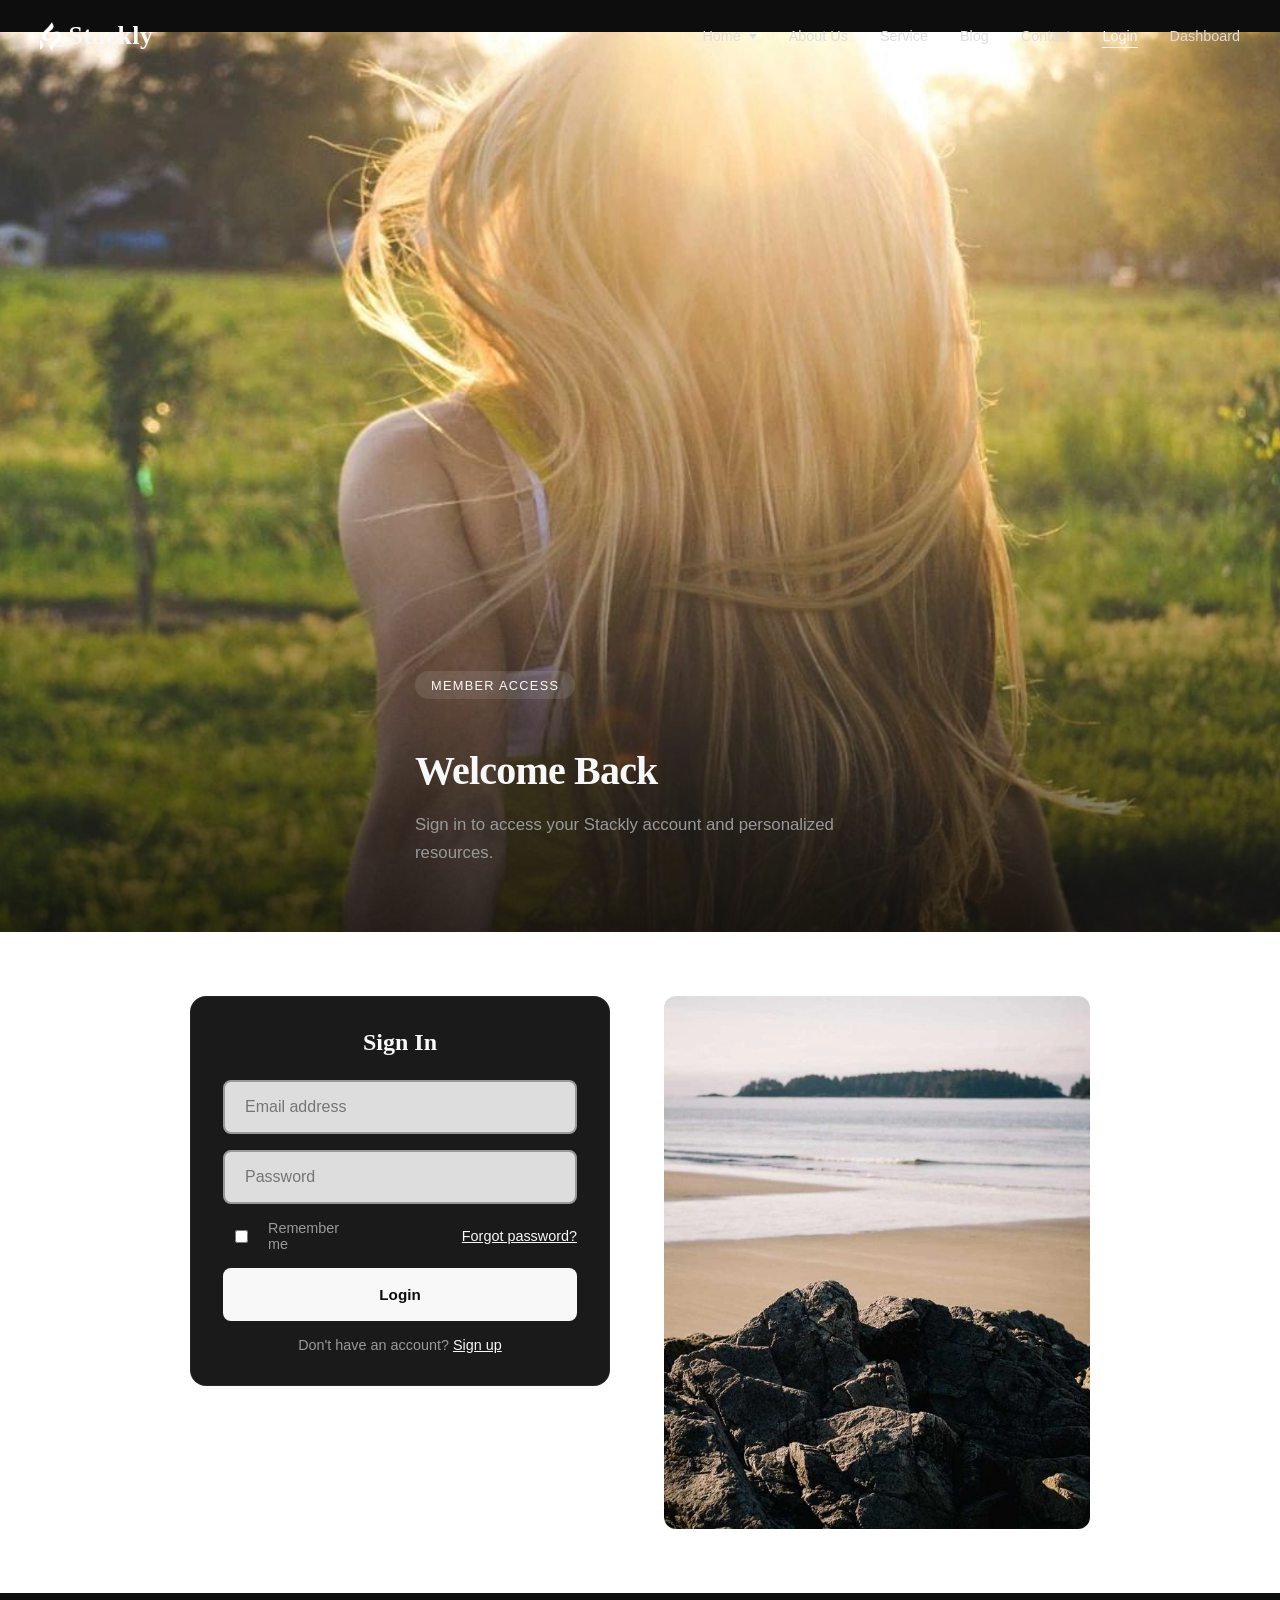
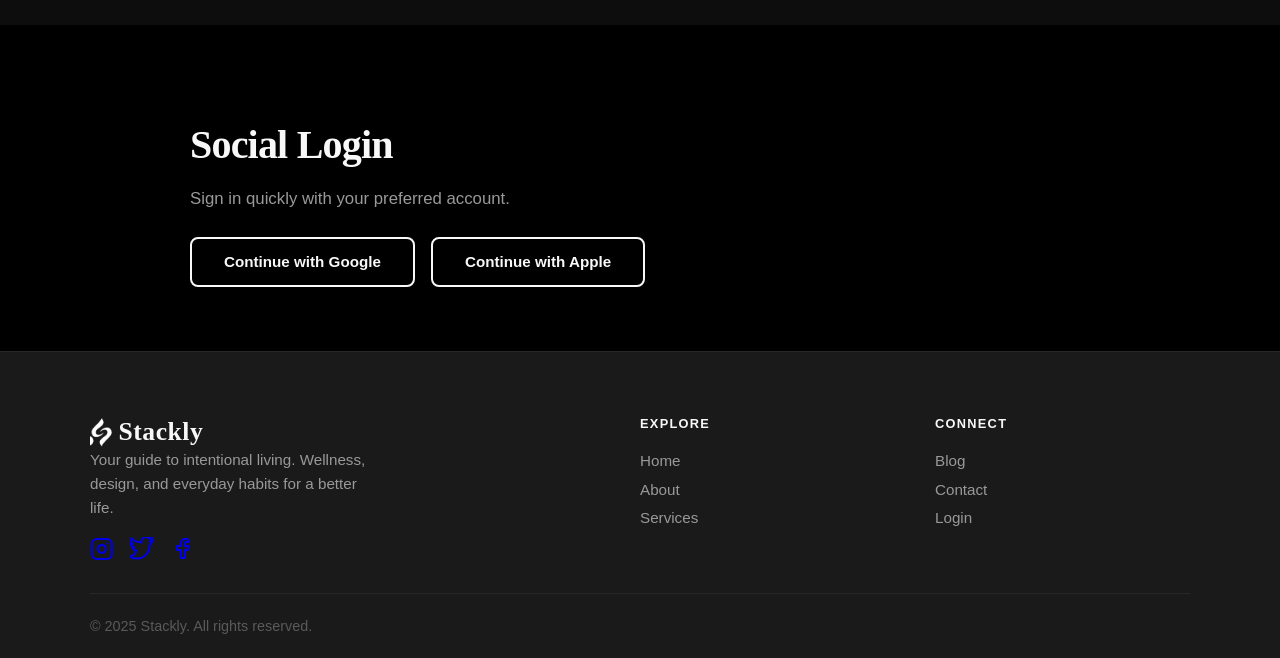
<file: login.html>
<!DOCTYPE html>
<html lang="en">
<head>
  <meta charset="UTF-8">
  <meta name="viewport" content="width=device-width, initial-scale=1.0">
  <title>Stackly</title>
  <link rel="stylesheet" href="css/styles.css">
</head>
<body class="page-login">
  <nav class="nav-wrapper">
    <div class="nav-container">
      <div class="logo-combo">
        <a href="index.html" style="display: flex; align-items: center; gap: 0.3rem; text-decoration: none;">
          <img src="assets/logo.webp" alt="Stackly logo" class="logo-img-white">
          <span class="logo-text">Stackly</span>
        </a>
      </div>
      <ul class="nav-links">
        <li class="nav-dropdown">
          <a href="index.html" class="dropdown-trigger">Home</a>
          <ul class="dropdown-menu">
            <li><a href="index.html">Home</a></li>
            <li><a href="home2.html">Home 2</a></li>
          </ul>
        </li>
        <li><a href="about-us.html">About Us</a></li>
        <li><a href="service.html">Service</a></li>
        <li><a href="blog.html">Blog</a></li>
        <li><a href="contact.html">Contact</a></li>
        <li><a href="login.html">Login</a></li>
        <li><a href="dashboard.html">Dashboard</a></li>
      </ul>
      <div class="menu-toggle"><span></span><span></span><span></span></div>
    </div>
  </nav>

  <main>
    <section class="section-dark page-hero">
      <div class="hero-full">
        <div class="hero-bg img-overlay">
          <img src="assets/b11.webp" alt="Login - Replace with your image">
        </div>
        <div class="container hero-content">
          <span class="badge reveal">Member Access</span>
          <h1 class="section-title reveal">Welcome Back</h1>
          <p class="section-subtitle reveal" style="max-width: 450px;">Sign in to access your Stackly account and personalized resources.</p>
        </div>
      </div>
    </section>

    <section class="section-light">
      <div class="container reveal">
        <div class="split-img-right" style="align-items: flex-start;">
          <div class="reveal-left" style="max-width: 420px;">
            <form style="background: var(--gray-900); padding: 2rem; border-radius: 16px; border: 1px solid rgba(255,255,255,0.06);">
              <h2 style="font-family: var(--font-display); text-align: center; margin-bottom: 1.5rem; color: var(--white);">Sign In</h2>
              <input type="email" placeholder="Email address" required style="margin-bottom: 1rem;">
              <input type="password" placeholder="Password" required style="margin-bottom: 1rem;">
              <div style="display: flex; justify-content: space-between; align-items: center; margin-bottom: 1rem;">
                <label style="color: var(--gray-400); font-size: 0.9rem; display: flex; align-items: center; gap: 0.5rem;"><input type="checkbox"> Remember me</label>
                
                              <a href="#" id="forgot-password-link" style="color: var(--white); font-size: 0.9rem;">Forgot password?</a>
              </div>
              <button type="submit" class="btn btn-primary" style="width: 100%; padding: 1rem;">Login</button>
              <p style="text-align: center; margin-top: 1rem; color: var(--gray-400); font-size: 0.9rem;">Don't have an account? <a href="sign-up.html" style="color: var(--white);">Sign up</a></p>
            </form>
          </div>
          <div class="img-wrap reveal-right" style="aspect-ratio: 4/5; flex: 1; max-width: 450px;">
            <img src="assets/b2.webp" alt="Login - Replace with your image">
          </div>
        </div>
      </div>
    </section>

   
  

    
    <section class="section-dark">
      <div class="container reveal">
        <h2 class="section-title">Social Login</h2>
        <p class="section-subtitle" style="margin-bottom: 1.5rem;">Sign in quickly with your preferred account.</p>
        <div style="display: flex; gap: 1rem; flex-wrap: wrap;">
          <button class="btn btn-outline anim-float" id="google-login-btn">Continue with Google</button>
          <button class="btn btn-outline" id="apple-login-btn">Continue with Apple</button>
        </div>
      </div>
    </section>


 

  <footer>
    <div class="footer-grid">
      <div class="footer-brand">
        <div class="logo-combo"><img src="assets/logo.webp" alt="Stackly logo" class="logo-img-white"><span class="logo-text">Stackly</span></div>
        <p>Your guide to intentional living. Wellness, design, and everyday habits for a better life.</p>
        <div class="footer-media" style="margin-top: 1rem; display: flex; gap: 1rem; align-items: center;">
          <a href="404.html" aria-label="Instagram" style="display: inline-flex; align-items: center;"><svg width="24" height="24" fill="none" stroke="currentColor" stroke-width="2" stroke-linecap="round" stroke-linejoin="round" viewBox="0 0 24 24"><rect x="2" y="2" width="20" height="20" rx="5"/><path d="M16 11.37A4 4 0 1 1 12.63 8 4 4 0 0 1 16 11.37z"/><line x1="17.5" y1="6.5" x2="17.5" y2="6.5"/></svg></a>
          <a href="404.html" aria-label="Twitter" style="display: inline-flex; align-items: center;"><svg width="24" height="24" fill="none" stroke="currentColor" stroke-width="2" stroke-linecap="round" stroke-linejoin="round" viewBox="0 0 24 24"><path d="M23 3a10.9 10.9 0 0 1-3.14 1.53A4.48 4.48 0 0 0 22.43.36a9.09 9.09 0 0 1-2.88 1.1A4.52 4.52 0 0 0 16.11 0c-2.5 0-4.52 2.02-4.52 4.52 0 .35.04.7.11 1.03C7.69 5.4 4.07 3.7 1.64 1.15c-.38.65-.6 1.4-.6 2.2 0 1.52.77 2.86 1.94 3.65A4.48 4.48 0 0 1 .96 6v.06c0 2.13 1.52 3.91 3.54 4.31-.37.1-.76.16-1.16.16-.28 0-.55-.03-.81-.08.55 1.72 2.16 2.97 4.07 3A9.05 9.05 0 0 1 0 19.54a12.8 12.8 0 0 0 6.92 2.03c8.3 0 12.85-6.88 12.85-12.85 0-.2 0-.39-.01-.58A9.22 9.22 0 0 0 23 3z"/></svg></a>
          <a href="404.html" aria-label="Facebook" style="display: inline-flex; align-items: center;"><svg width="24" height="24" fill="none" stroke="currentColor" stroke-width="2" stroke-linecap="round" stroke-linejoin="round" viewBox="0 0 24 24"><path d="M18 2h-3a4 4 0 0 0-4 4v3H7v4h4v8h4v-8h3l1-4h-4V6a1 1 0 0 1 1-1h3z"/></svg></a>
        </div>
      </div>
      <div class="footer-links"><h4>Explore</h4><ul><li><a href="index.html">Home</a></li><li><a href="about-us.html">About</a></li><li><a href="service.html">Services</a></li></ul></div>
      <div class="footer-links"><h4>Connect</h4><ul><li><a href="blog.html">Blog</a></li><li><a href="contact.html">Contact</a></li><li><a href="login.html">Login</a></li></ul></div>
    </div>
    <div class="footer-bottom">&copy; 2025 Stackly. All rights reserved.</div>
  </footer>
  <script src="js/main.js"></script>
  <script>
    document.addEventListener('DOMContentLoaded', function() {
      var googleBtn = document.getElementById('google-login-btn');
      var appleBtn = document.getElementById('apple-login-btn');
      var forgotLink = document.getElementById('forgot-password-link');
      if (googleBtn) googleBtn.addEventListener('click', function() { window.location.href = '404.html'; });
      if (appleBtn) appleBtn.addEventListener('click', function() { window.location.href = '404.html'; });
      if (forgotLink) forgotLink.addEventListener('click', function(e) { e.preventDefault(); window.location.href = '404.html'; });
    });
  </script>
</body>
</html>
</file>
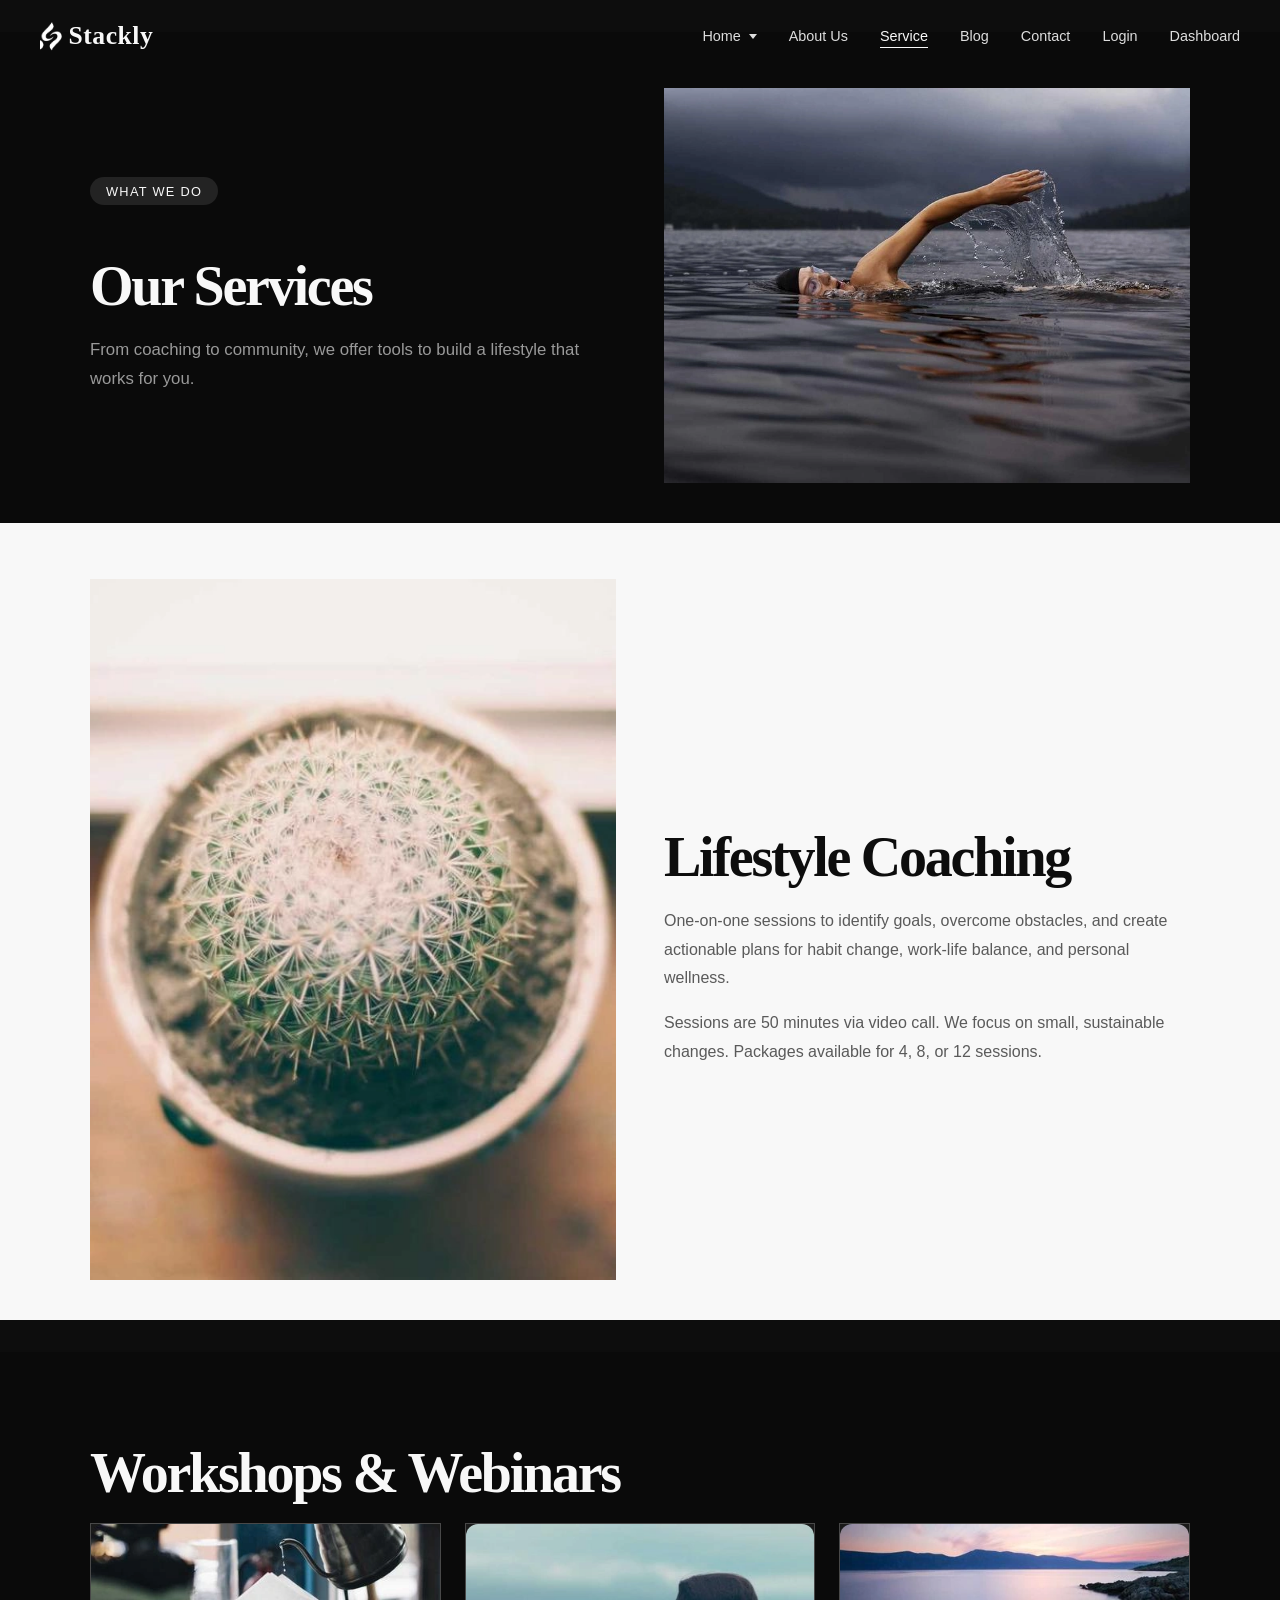
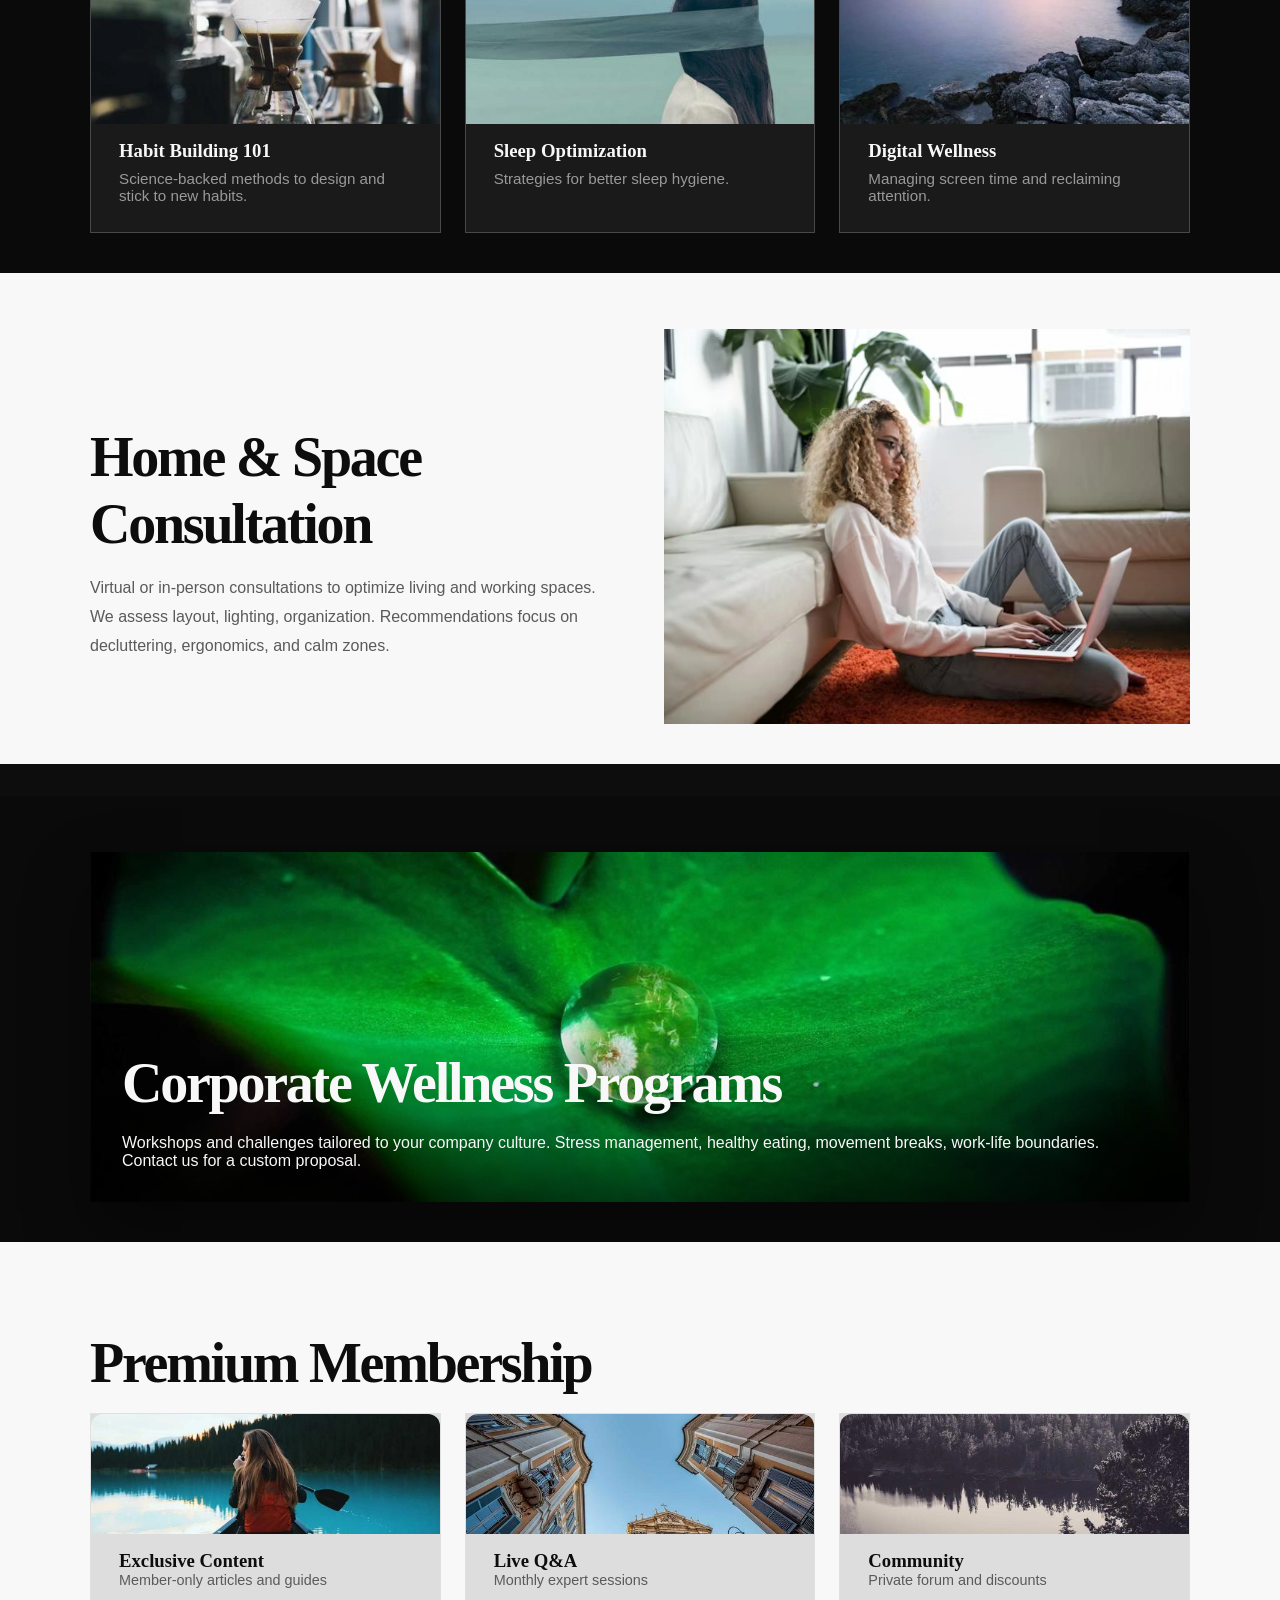
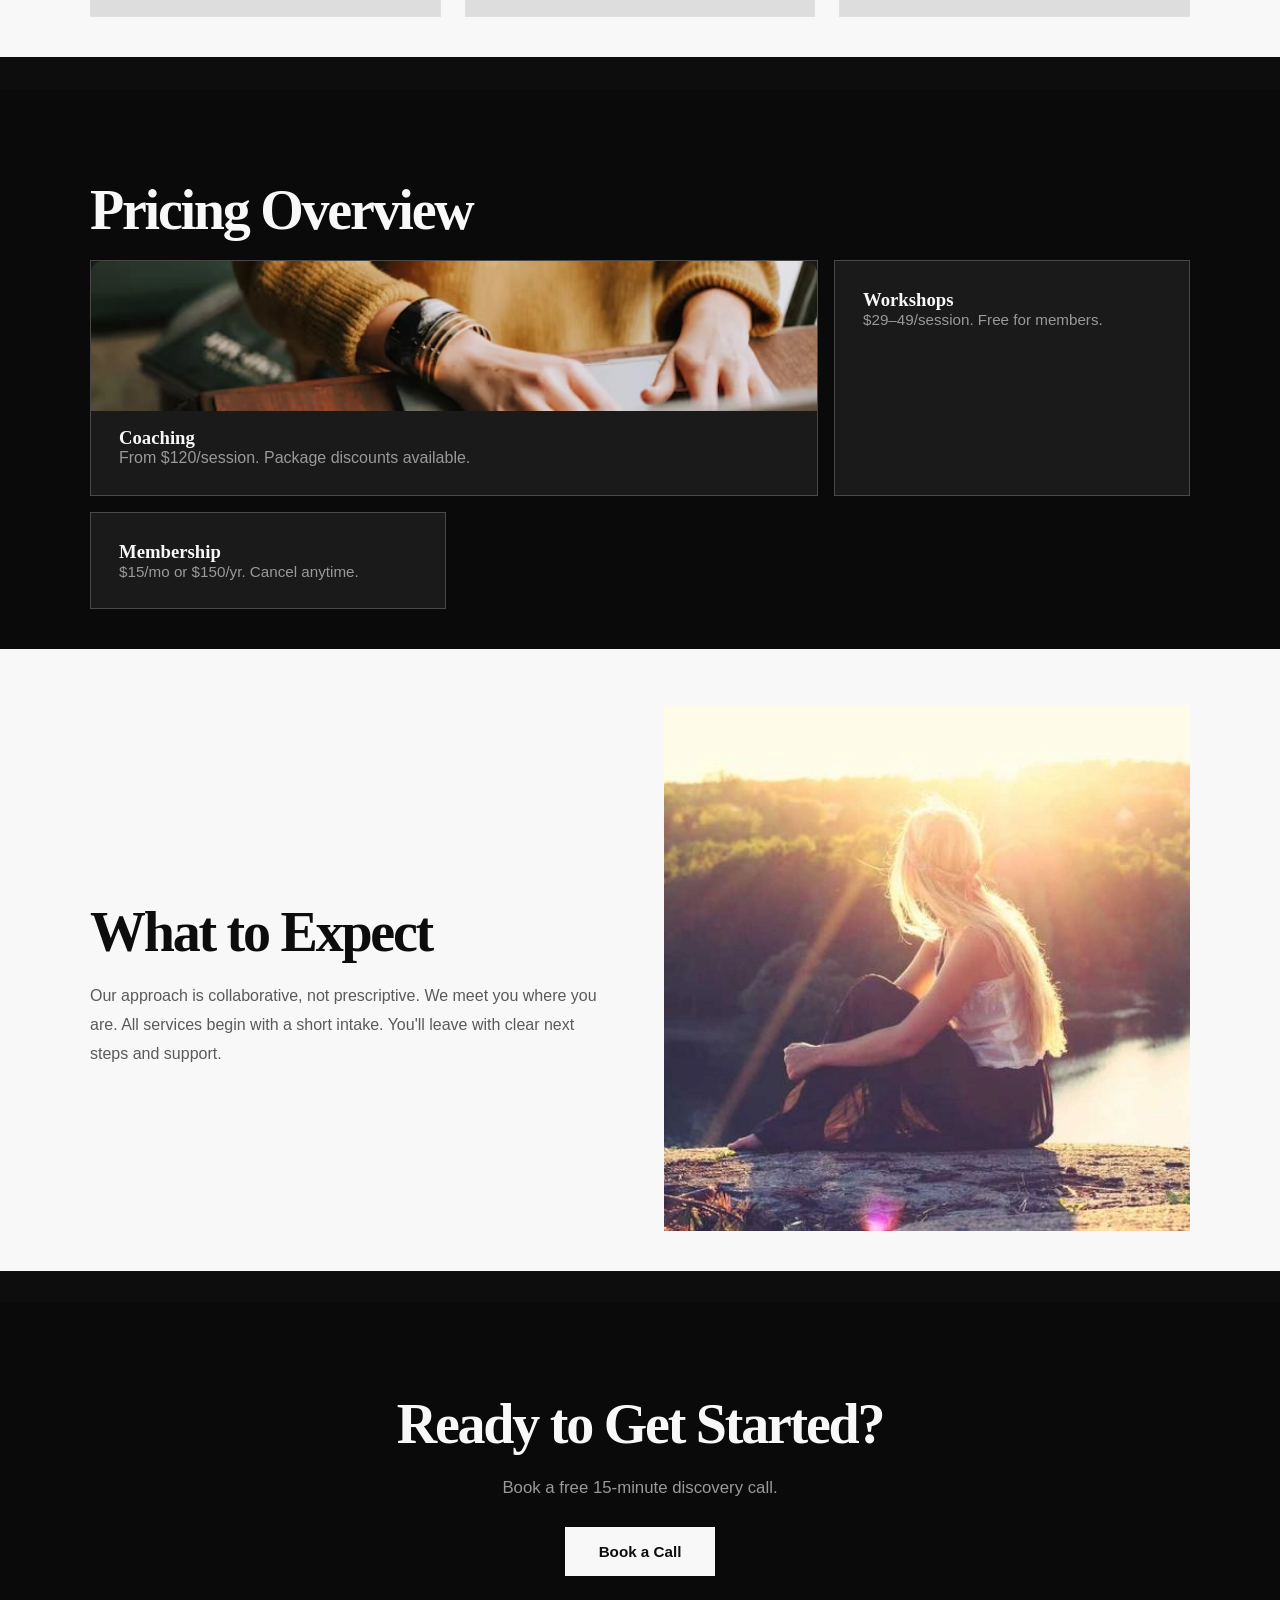
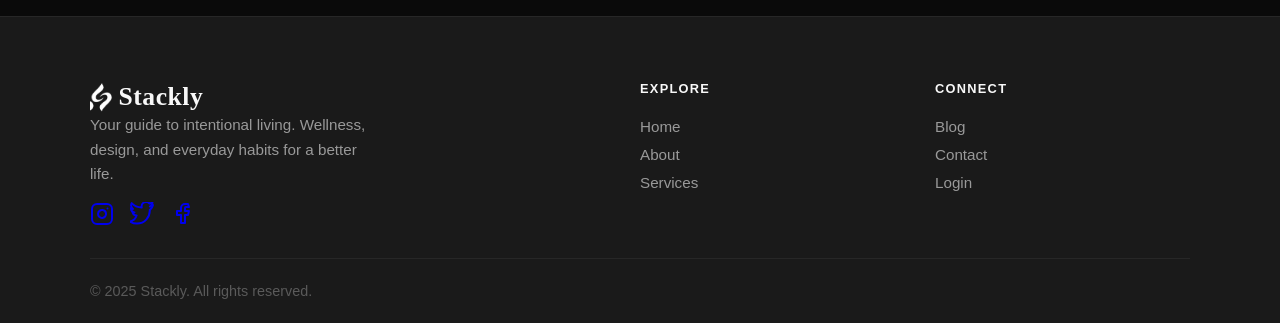
<file: service.html>
<!DOCTYPE html>
<html lang="en">
<head>
  <meta charset="UTF-8">
  <meta name="viewport" content="width=device-width, initial-scale=1.0">
  <title>Stackly</title>
  <link rel="stylesheet" href="css/styles.css">
</head>
<body class="page-service">
  <nav class="nav-wrapper">
    <div class="nav-container">
      <div class="logo-combo">
        <a href="index.html" style="display: flex; align-items: center; gap: 0.3rem; text-decoration: none;">
          <img src="assets/logo.webp" alt="Stackly logo" class="logo-img-white">
          <span class="logo-text">Stackly</span>
        </a>
      </div>
      <ul class="nav-links">
        <li class="nav-dropdown">
          <a href="index.html" class="dropdown-trigger">Home</a>
          <ul class="dropdown-menu">
            <li><a href="index.html">Home</a></li>
            <li><a href="home2.html">Home 2</a></li>
          </ul>
        </li>
        <li><a href="about-us.html">About Us</a></li>
        <li><a href="service.html">Service</a></li>
        <li><a href="blog.html">Blog</a></li>
        <li><a href="contact.html">Contact</a></li>
        <li><a href="login.html">Login</a></li>
        <li><a href="dashboard.html">Dashboard</a></li>
      </ul>
      <div class="menu-toggle"><span></span><span></span><span></span></div>
    </div>
  </nav>

  <main>
    <section class="section-dark">
      <div class="container hero-with-img">
        <div class="reveal">
          <span class="badge">What We Do</span>
          <h1 class="section-title">Our Services</h1>
          <p class="section-subtitle" style="margin-top: 1rem;">From coaching to community, we offer tools to build a lifestyle that works for you.</p>
        </div>
        <div class="img-wrap reveal-right" style="aspect-ratio: 4/3;">
          <img src="assets/s1.webp" alt="Services - Replace with your image">
        </div>
      </div>
    </section>

    <section class="section-light">
      <div class="container split-img-left">
        <div class="img-wrap reveal-left" style="aspect-ratio: 3/4;">
          <img src="assets/s2.webp" alt="Coaching - Replace with your image">
        </div>
        <div class="split-content reveal-right">
          <h2 class="section-title">Lifestyle Coaching</h2>
          <p style="color: var(--gray-600); line-height: 1.8; margin-bottom: 1rem;">One-on-one sessions to identify goals, overcome obstacles, and create actionable plans for habit change, work-life balance, and personal wellness.</p>
          <p style="color: var(--gray-600); line-height: 1.8;">Sessions are 50 minutes via video call. We focus on small, sustainable changes. Packages available for 4, 8, or 12 sessions.</p>
        </div>
      </div>
    </section>

    <section class="section-dark">
      <div class="container reveal">
        <h2 class="section-title">Workshops & Webinars</h2>
        <div class="grid stagger">
          <div class="card">
            <div class="card-img"><img src="assets/s3.webp" alt="Habit building - Replace with your image"></div>
            <h3 style="font-family: var(--font-display); margin-bottom: 0.5rem;">Habit Building 101</h3>
            <p style="color: var(--gray-400); font-size: 0.95rem;">Science-backed methods to design and stick to new habits.</p>
          </div>
          <div class="card">
            <div class="card-img"><img src="assets/s4.webp" alt="Sleep - Replace with your image"></div>
            <h3 style="font-family: var(--font-display); margin-bottom: 0.5rem;">Sleep Optimization</h3>
            <p style="color: var(--gray-400); font-size: 0.95rem;">Strategies for better sleep hygiene.</p>
          </div>
          <div class="card">
            <div class="card-img"><img src="assets/s5.webp" alt="Digital - Replace with your image"></div>
            <h3 style="font-family: var(--font-display); margin-bottom: 0.5rem;">Digital Wellness</h3>
            <p style="color: var(--gray-400); font-size: 0.95rem;">Managing screen time and reclaiming attention.</p>
          </div>
        </div>
      </div>
    </section>

    <section class="section-light">
      <div class="container reveal">
        <div class="split-img-right">
          <div class="reveal-left">
            <h2 class="section-title">Home & Space Consultation</h2>
            <p style="color: var(--gray-600); line-height: 1.8;">Virtual or in-person consultations to optimize living and working spaces. We assess layout, lighting, organization. Recommendations focus on decluttering, ergonomics, and calm zones.</p>
          </div>
          <div class="img-wrap reveal-right" style="aspect-ratio: 4/3;">
            <img src="assets/s6.webp" alt="Consultation - Replace with your image">
          </div>
        </div>
      </div>
    </section>

    <section class="section-dark">
      <div class="container reveal">
        <div class="img-wrap img-overlay featured-img">
          <img src="assets/s7.webp" alt="Corporate - Replace with your image" style="width: 100%; height: 350px; object-fit: cover;">
          <div class="overlay-text">
            <h2 class="section-title">Corporate Wellness Programs</h2>
            <p>Workshops and challenges tailored to your company culture. Stress management, healthy eating, movement breaks, work-life boundaries. Contact us for a custom proposal.</p>
          </div>
        </div>
      </div>
    </section>

    <section class="section-light">
      <div class="container reveal">
        <h2 class="section-title">Premium Membership</h2>
        <div class="grid stagger">
          <div class="card reveal-scale">
            <div class="card-img" style="height: 120px;"><img src="assets/s8.webp" alt="Articles - Replace with your image"></div>
            <h3 style="font-family: var(--font-display); margin-top: 0.5rem;">Exclusive Content</h3>
            <p style="color: var(--gray-600); font-size: 0.9rem;">Member-only articles and guides</p>
          </div>
          <div class="card reveal-scale">
            <div class="card-img" style="height: 120px;"><img src="assets/s9.webp" alt="Q&A - Replace with your image"></div>
            <h3 style="font-family: var(--font-display); margin-top: 0.5rem;">Live Q&A</h3>
            <p style="color: var(--gray-600); font-size: 0.9rem;">Monthly expert sessions</p>
          </div>
          <div class="card reveal-scale">
            <div class="card-img" style="height: 120px;"><img src="assets/s10.webp" alt="Community - Replace with your image"></div>
            <h3 style="font-family: var(--font-display); margin-top: 0.5rem;">Community</h3>
            <p style="color: var(--gray-600); font-size: 0.9rem;">Private forum and discounts</p>
          </div>
        </div>
      </div>
    </section>

    <section class="section-dark">
      <div class="container reveal">
        <h2 class="section-title">Pricing Overview</h2>
        <div class="bento-grid">
          <div class="card span-2 reveal-scale">
            <div class="card-img" style="height: 150px;"><img src="assets/s11.webp" alt="Coaching - Replace with your image"></div>
            <h3 style="font-family: var(--font-display); margin-top: 0.5rem;">Coaching</h3>
            <p style="color: var(--gray-400);">From $120/session. Package discounts available.</p>
          </div>
          <div class="card reveal-scale">
            <h3 style="font-family: var(--font-display);">Workshops</h3>
            <p style="color: var(--gray-400); font-size: 0.95rem;">$29–49/session. Free for members.</p>
          </div>
          <div class="card reveal-scale">
            <h3 style="font-family: var(--font-display);">Membership</h3>
            <p style="color: var(--gray-400); font-size: 0.95rem;">$15/mo or $150/yr. Cancel anytime.</p>
          </div>
        </div>
      </div>
    </section>

    <section class="section-light">
      <div class="container split-img-right">
        <div class="reveal-left">
          <h2 class="section-title">What to Expect</h2>
          <p style="color: var(--gray-600); line-height: 1.8;">Our approach is collaborative, not prescriptive. We meet you where you are. All services begin with a short intake. You'll leave with clear next steps and support.</p>
        </div>
        <div class="img-wrap reveal-right" style="aspect-ratio: 1;">
          <img src="assets/s12.webp" alt="Expect - Replace with your image">
        </div>
      </div>
    </section>

    <section class="section-dark">
      <div class="container reveal" style="text-align: center;">
        <h2 class="section-title">Ready to Get Started?</h2>
        <p class="section-subtitle" style="margin: 1rem auto 1.5rem;">Book a free 15-minute discovery call.</p>
        <a href="contact.html" class="btn btn-primary anim-pulse">Book a Call</a>
      </div>
    </section>
  </main>

  <footer>
    <div class="footer-grid">
      <div class="footer-brand">
        <div class="logo-combo"><img src="assets/logo.webp" alt="Stackly logo" class="logo-img-white"><span class="logo-text">Stackly</span></div>
        <p>Your guide to intentional living. Wellness, design, and everyday habits for a better life.</p>
        <div class="footer-media" style="margin-top: 1rem; display: flex; gap: 1rem; align-items: center;">
          <a href="404.html" aria-label="Instagram" style="display: inline-flex; align-items: center;"><svg width="24" height="24" fill="none" stroke="currentColor" stroke-width="2" stroke-linecap="round" stroke-linejoin="round" viewBox="0 0 24 24"><rect x="2" y="2" width="20" height="20" rx="5"/><path d="M16 11.37A4 4 0 1 1 12.63 8 4 4 0 0 1 16 11.37z"/><line x1="17.5" y1="6.5" x2="17.5" y2="6.5"/></svg></a>
          <a href="404.html" aria-label="Twitter" style="display: inline-flex; align-items: center;"><svg width="24" height="24" fill="none" stroke="currentColor" stroke-width="2" stroke-linecap="round" stroke-linejoin="round" viewBox="0 0 24 24"><path d="M23 3a10.9 10.9 0 0 1-3.14 1.53A4.48 4.48 0 0 0 22.43.36a9.09 9.09 0 0 1-2.88 1.1A4.52 4.52 0 0 0 16.11 0c-2.5 0-4.52 2.02-4.52 4.52 0 .35.04.7.11 1.03C7.69 5.4 4.07 3.7 1.64 1.15c-.38.65-.6 1.4-.6 2.2 0 1.52.77 2.86 1.94 3.65A4.48 4.48 0 0 1 .96 6v.06c0 2.13 1.52 3.91 3.54 4.31-.37.1-.76.16-1.16.16-.28 0-.55-.03-.81-.08.55 1.72 2.16 2.97 4.07 3A9.05 9.05 0 0 1 0 19.54a12.8 12.8 0 0 0 6.92 2.03c8.3 0 12.85-6.88 12.85-12.85 0-.2 0-.39-.01-.58A9.22 9.22 0 0 0 23 3z"/></svg></a>
          <a href="404.html" aria-label="Facebook" style="display: inline-flex; align-items: center;"><svg width="24" height="24" fill="none" stroke="currentColor" stroke-width="2" stroke-linecap="round" stroke-linejoin="round" viewBox="0 0 24 24"><path d="M18 2h-3a4 4 0 0 0-4 4v3H7v4h4v8h4v-8h3l1-4h-4V6a1 1 0 0 1 1-1h3z"/></svg></a>
        </div>
      </div>
      <div class="footer-links"><h4>Explore</h4><ul><li><a href="index.html">Home</a></li><li><a href="about-us.html">About</a></li><li><a href="service.html">Services</a></li></ul></div>
      <div class="footer-links"><h4>Connect</h4><ul><li><a href="blog.html">Blog</a></li><li><a href="contact.html">Contact</a></li><li><a href="login.html">Login</a></li></ul></div>
    </div>
    <div class="footer-bottom">&copy; 2025 Stackly. All rights reserved.</div>
  </footer>
  <script src="js/main.js"></script>
</body>
</html>
</file>
<file: css/styles.css>
/* Responsive dashboard graphs */
@media (max-width: 480px) {
  .page-dashboard .card canvas {
    width: 100% !important;
    max-width: 100% !important;
    height: auto !important;
    min-width: 0 !important;
    aspect-ratio: 1.7 / 1;
    display: block;
  }
  .page-dashboard .card {
    min-width: 0 !important;
    max-width: 100% !important;
    overflow-x: auto;
  }
  .page-dashboard .grid {
    grid-template-columns: 1fr !important;
  }
}
/* Logo Combo Styles */
.logo-combo {
  display: flex;
  align-items: center;
  gap: 0.3rem;
}
.logo-img-white {
  height: 32px;
  filter: brightness(0) invert(1);
  margin: 0;
  display: block;
}
.logo-text {
  font-family: var(--font-display);
  font-size: 1.6rem;
  font-weight: 600;
  color: var(--white);
  letter-spacing: 0.02em;
  text-decoration: none;
}
/* Stackly Lifestyle - Black & White Theme */

@import url('https://fonts.googleapis.com/css2?family=DM+Sans:opsz,wght@9..40,300;9..40,400;9..40,500;9..40,600;9..40,700&family=Playfair+Display:wght@400;500;600;700&display=swap');

:root {
  --black: #0d0d0d;
  --white: #f8f8f8;
  --gray-900: #1a1a1a;
  --gray-800: #252525;
  --gray-600: #5a5a5a;
  --gray-400: #999;
  --gray-200: #ddd;
  --font-display: 'Playfair Display', serif;
  --font-body: 'DM Sans', sans-serif;
}

*, *::before, *::after { margin: 0; padding: 0; box-sizing: border-box; }
html { scroll-behavior: smooth; }
body { font-family: var(--font-body); background: var(--black); color: var(--white); overflow-x: hidden; }

/* Navigation */
.nav-wrapper {
  position: fixed;
  top: 0; left: 0; right: 0;
  z-index: 1000;
  padding: 1.25rem 2rem;
  transition: all 0.4s ease;
  background: transparent;
}
.nav-wrapper.scrolled { background: rgba(13,13,13,0.95); backdrop-filter: blur(16px); border-bottom: 1px solid rgba(255,255,255,0.06); }
.nav-container { max-width: 1200px; margin: 0 auto; display: flex; justify-content: space-between; align-items: center; }
.logo { font-family: var(--font-display); font-size: 1.6rem; font-weight: 600; color: var(--white); text-decoration: none; letter-spacing: 0.02em; }
.nav-links { display: flex; gap: 2rem; list-style: none; }
.nav-links { align-items: center; }
.nav-links > li { position: relative; }
.nav-links a { color: var(--gray-200); text-decoration: none; font-size: 0.9rem; font-weight: 500; position: relative; transition: color 0.3s; display: inline-flex; align-items: center; gap: 0.3rem; }
.nav-links a:hover, .nav-links a.active { color: var(--white); }
.nav-links > li > a:not(.dropdown-trigger)::after { content: ''; position: absolute; bottom: -4px; left: 0; width: 0; height: 1px; background: var(--white); transition: width 0.3s; }
.nav-links > li > a:not(.dropdown-trigger):hover::after, .nav-links > li > a:not(.dropdown-trigger).active::after { width: 100%; }
.dropdown-trigger::after { content: ''; width: 0; height: 0; border-left: 4px solid transparent; border-right: 4px solid transparent; border-top: 5px solid currentColor; margin-left: 0.2rem; flex-shrink: 0; }
.nav-dropdown .dropdown-menu { position: absolute; top: 100%; left: 0; margin-top: 0.5rem; min-width: 160px; background: var(--gray-900); border-radius: 8px; border: 1px solid rgba(255,255,255,0.08); padding: 0.5rem 0; list-style: none; opacity: 0; visibility: hidden; transform: translateY(-10px); transition: all 0.3s ease; }
.nav-dropdown:hover .dropdown-menu { opacity: 1; visibility: visible; transform: translateY(0); }
.nav-dropdown .dropdown-menu a { padding: 0.6rem 1.25rem; display: block; white-space: nowrap; }
.nav-dropdown .dropdown-menu a::after { display: none; }
.nav-dropdown .dropdown-menu a:hover { background: rgba(255,255,255,0.05); }
.menu-toggle { display: none; flex-direction: column; gap: 5px; cursor: pointer; padding: 8px; }
.menu-toggle span { width: 24px; height: 2px; background: var(--white); transition: all 0.3s; }
.menu-toggle.active span:nth-child(1) { transform: rotate(45deg) translate(5px, 5px); }
.menu-toggle.active span:nth-child(2) { opacity: 0; }
.menu-toggle.active span:nth-child(3) { transform: rotate(-45deg) translate(5px, -5px); }

/* Sections */
section { padding: 3.5rem 1.5rem 2.5rem 1.5rem; position: relative; overflow: hidden; min-height: unset; }
.section-dark { background: var(--black); color: var(--white);margin-top: 2rem; }
.section-light { background: var(--white); color: var(--black); }
.section-title { font-family: var(--font-display); font-size: clamp(2rem, 5vw, 3.5rem); font-weight: 600; line-height: 1.2; margin-bottom: 1rem;margin-top: 2rem; letter-spacing: -0.02em; }
.section-subtitle { font-size: 1.05rem; color: var(--gray-400); line-height: 1.7; max-width: 600px; }
.section-light .section-subtitle { color: var(--gray-600); }
.container { max-width: 1100px; margin: 0 auto; }

/* Animations */
.reveal { opacity: 0; transform: translateY(40px); transition: opacity 0.7s ease, transform 0.7s ease; }
.reveal.visible { opacity: 1; transform: translateY(0); }
.stagger > * { opacity: 0; transform: translateY(30px); animation: staggerIn 0.6s ease forwards; }
.stagger.visible > *:nth-child(1) { animation-delay: 0.1s; } .stagger.visible > *:nth-child(2) { animation-delay: 0.2s; }
.stagger.visible > *:nth-child(3) { animation-delay: 0.3s; } .stagger.visible > *:nth-child(4) { animation-delay: 0.4s; }
.stagger.visible > *:nth-child(5) { animation-delay: 0.5s; } .stagger.visible > *:nth-child(6) { animation-delay: 0.6s; }
@keyframes staggerIn { to { opacity: 1; transform: translateY(0); } }
@keyframes fadeIn { from { opacity: 0; } to { opacity: 1; } }
@keyframes slideUp { from { transform: translateY(60px); opacity: 0; } to { transform: translateY(0); opacity: 1; } }
@keyframes slideLeft { from { transform: translateX(40px); opacity: 0; } to { transform: translateX(0); opacity: 1; } }
@keyframes slideRight { from { transform: translateX(-40px); opacity: 0; } to { transform: translateX(0); opacity: 1; } }
@keyframes scaleIn { from { transform: scale(0.9); opacity: 0; } to { transform: scale(1); opacity: 1; } }
@keyframes float { 0%, 100% { transform: translateY(0); } 50% { transform: translateY(-10px); } }
@keyframes pulse { 0%, 100% { opacity: 1; } 50% { opacity: 0.7; } }
@keyframes shimmer { 0% { background-position: -200% 0; } 100% { background-position: 200% 0; } }

.anim-fade { animation: fadeIn 0.8s ease forwards; }
.anim-slide-up { animation: slideUp 0.8s ease forwards; }
.anim-slide-left { animation: slideLeft 0.8s ease forwards; }
.anim-slide-right { animation: slideRight 0.8s ease forwards; }
.anim-scale { animation: scaleIn 0.6s ease forwards; }
.anim-float { animation: float 4s ease-in-out infinite; }
.anim-pulse { animation: pulse 2s ease-in-out infinite; }

.reveal-left { opacity: 0; transform: translateX(-50px); transition: opacity 0.7s ease, transform 0.7s ease; }
.reveal-left.visible { opacity: 1; transform: translateX(0); }
.reveal-right { opacity: 0; transform: translateX(50px); transition: opacity 0.7s ease, transform 0.7s ease; }
.reveal-right.visible { opacity: 1; transform: translateX(0); }
.reveal-scale { opacity: 0; transform: scale(0.95); transition: opacity 0.7s ease, transform 0.7s ease; }
.reveal-scale.visible { opacity: 1; transform: scale(1); }

.card { background: var(--gray-900); border-radius: 12px; padding: 1.75rem; border: 1px solid rgba(255,255,255,0.06); transition: transform 0.4s cubic-bezier(0.34, 1.56, 0.64, 1), box-shadow 0.4s; overflow: hidden; }
.card:hover { transform: translateY(-8px) scale(1.02); box-shadow: 0 25px 50px rgba(0,0,0,0.35); }
.section-light .card { background: var(--gray-200); border-color: rgba(0,0,0,0.06); }
.section-light .card:hover { box-shadow: 0 25px 50px rgba(0,0,0,0.1); }
.grid { display: grid; grid-template-columns: repeat(auto-fit, minmax(260px, 1fr)); gap: 1.5rem; }

/* Image styles */
.img-wrap { overflow: hidden; border-radius: 12px; position: relative; }
.img-wrap img { width: 100%; height: 100%; object-fit: cover; display: block; transition: transform 0.6s cubic-bezier(0.34, 1.56, 0.64, 1); background: var(--gray-800); }
.img-wrap:hover img { transform: scale(1.08); }
.card-img { height: 200px; overflow: hidden; border-radius: 12px 12px 0 0; margin: -1.75rem -1.75rem 1rem -1.75rem; }
.card-img img { width: 100%; height: 100%; object-fit: cover; transition: transform 0.6s ease; }
.card:hover .card-img img { transform: scale(1.1); }
.img-overlay { position: relative; }
.img-overlay::after { content: ''; position: absolute; inset: 0; background: linear-gradient(to top, rgba(0,0,0,0.7) 0%, transparent 50%); }
.img-overlay .overlay-text { position: absolute; bottom: 0; left: 0; right: 0; padding: 2rem; z-index: 1; color: var(--white); }

/* Page-specific layouts */
.hero-with-img { display: grid; grid-template-columns: 1fr 1fr; gap: 3rem; align-items: center; }
.split-img-right { display: grid; grid-template-columns: 1fr 1fr; gap: 3rem; align-items: center; }
.split-img-left { display: grid; grid-template-columns: 1fr 1fr; gap: 3rem; align-items: center; }
.split-img-left .img-wrap { order: 1; }
.split-img-left .split-content { order: 2; }
.page-hero { padding: 0 !important; min-height: 100vh; }
.page-hero .hero-full { position: relative; min-height: 100vh; display: flex; align-items: flex-end; padding: 0 1.5rem 0; }
.page-hero .container { padding-bottom: 4rem; }
.hero-full .hero-bg { position: absolute; inset: 0; }
.hero-full .hero-bg img { width: 100%; height: 100%; object-fit: cover; }
.hero-full .hero-content { position: relative; z-index: 2; }
.masonry { column-count: 2; column-gap: 1.5rem; }
.masonry-item { break-inside: avoid; margin-bottom: 1.5rem; }
.bento-grid { display: grid; grid-template-columns: repeat(3, 1fr); grid-template-rows: auto auto; gap: 1rem; }
.bento-grid .span-2 { grid-column: span 2; }
.bento-grid .span-row-2 { grid-row: span 2; }
.featured-img { border-radius: 16px; overflow: hidden; box-shadow: 0 30px 60px rgba(0,0,0,0.4); }

/* Decorative */
.accent-line { width: 60px; height: 3px; background: var(--white); margin-bottom: 1rem; }
.section-light .accent-line { background: var(--black); }
.badge { display: inline-block; padding: 0.4rem 1rem; background: rgba(255,255,255,0.1); border-radius: 50px; font-size: 0.8rem; letter-spacing: 0.1em; text-transform: uppercase; margin-bottom: 1rem; }
.section-light .badge { background: rgba(0,0,0,0.08); }

/* ========== PAGE-SPECIFIC STYLES - Each page gets unique look ========== */

/* Home - Bold diagonal accents, warm light sections */
body.page-home .section-light { background: linear-gradient(135deg, #fafafa 0%, #f0f0f0 100%); }
body.page-home .section-dark { background: linear-gradient(180deg, #0d0d0d 0%, #141414 100%); }
body.page-home .card { border-left: 4px solid var(--white); }
body.page-home .section-light .card { border-left-color: var(--black); }
body.page-home .img-wrap { border-radius: 20px; box-shadow: 0 15px 40px rgba(0,0,0,0.2); }

/* Home 2 - Editorial, stark contrast, sharp edges */
body.page-home2 .section-dark { background: #000; }
body.page-home2 .section-light { background: #fff; color: #000; }
body.page-home2 .card { border-radius: 4px; border: 2px solid rgba(255,255,255,0.15); }
body.page-home2 .section-light .card { border-color: rgba(0,0,0,0.1); }
body.page-home2 .section-title { text-transform: uppercase; letter-spacing: 0.15em; font-size: clamp(1.5rem, 3vw, 2.5rem); }
body.page-home2 .img-wrap { border-radius: 4px; }
body.page-home2 .badge { border-radius: 4px; }

/* About - Warm cream tones, soft rounded, magazine feel */
body.page-about .section-dark { background: #111; }
body.page-about .section-light { background: #f5f3ef; color: #1a1a1a; }
body.page-about .section-light .section-subtitle, body.page-about .section-light p { color: #4a4a4a; }
body.page-about .card { border-radius: 24px; padding: 2rem; }
body.page-about .img-wrap { border-radius: 24px; }
body.page-about .section-title { font-style: italic; letter-spacing: 0.02em; }
body.page-about .container { max-width: 1000px; }

/* Service - Professional, sharp corners, structured grid */
body.page-service .section-dark { background: #0a0a0a; }
body.page-service .section-light { background: #f8f8f8; }
body.page-service .card { border-radius: 0; border: 1px solid rgba(255,255,255,0.2); }
body.page-service .section-light .card { border-color: #e0e0e0; }
body.page-service .section-title { letter-spacing: -0.04em; font-weight: 700; }
body.page-service .img-wrap { border-radius: 0; }
body.page-service .btn { border-radius: 0; }

/* Blog - Magazine layout, mixed card sizes, editorial */
body.page-blog .section-dark { background: #0f0f0f; }
body.page-blog .section-light { background: #fafafa; }
body.page-blog .card { border-radius: 8px; box-shadow: 0 4px 20px rgba(0,0,0,0.06); }
body.page-blog .section-dark .card { box-shadow: 0 4px 20px rgba(0,0,0,0.3); }
body.page-blog .masonry-item .card { border-radius: 16px; }
body.page-blog .section-title { border-bottom: 3px solid currentColor; padding-bottom: 0.5rem; display: inline-block; }
body.page-blog .badge { border: 1px solid currentColor; background: transparent; }

/* Contact - Friendly, soft, rounded everything */
body.page-contact .section-dark { background: linear-gradient(180deg, #0d0d0d 0%, #181818 100%); }
body.page-contact .section-light { background: linear-gradient(180deg, #fefefe 0%, #f5f5f5 100%); }
body.page-contact .card { border-radius: 20px; padding: 2rem; }
body.page-contact .img-wrap { border-radius: 20px; }
body.page-contact .btn { border-radius: 50px; padding: 1rem 2.5rem; }
body.page-contact input, body.page-contact textarea { border-radius: 16px; }
body.page-contact .section-title { font-weight: 500; }

/* Login - Minimal, lots of white space, focused */
body.page-login .section-dark { background: #000; }
body.page-login .section-light { background: #fff; }
body.page-login section { min-height: auto; padding: 4rem 1.5rem; }
body.page-login .card { border-radius: 12px; border: none; box-shadow: 0 0 0 1px rgba(255,255,255,0.1); }
body.page-login .section-title { font-size: clamp(1.75rem, 4vw, 2.5rem); }
body.page-login .container { max-width: 900px; }

/* Sign-up - Fresh, inviting, distinct from login */
body.page-signup .section-dark { background: linear-gradient(135deg, #0d0d0d 0%, #1a1a1a 100%); }
body.page-signup .section-light { background: #f8faf8; }
body.page-signup .card { border-radius: 16px; border: 2px dashed rgba(255,255,255,0.2); }
body.page-signup .section-light .card { border-color: rgba(0,0,0,0.1); border-style: solid; }
body.page-signup .badge { background: rgba(255,255,255,0.2); }
body.page-signup .btn { border-radius: 12px; }

.btn { display: inline-block; padding: 0.9rem 2rem; font-family: var(--font-body); font-weight: 600; font-size: 0.95rem; text-decoration: none; border-radius: 8px; transition: all 0.3s; cursor: pointer; border: 2px solid transparent; }
.btn-primary { background: var(--white); color: var(--black); border-color: var(--white); }
.btn-primary:hover { background: transparent; color: var(--gray-600); }
.btn-outline { background: transparent; color: var(--white); border-color: var(--white); }
.btn-outline:hover { background: var(--white); color: var(--black); }
.section-light .btn-outline { color: var(--black); border-color: var(--black); }
.section-light .btn-outline:hover { background: var(--black); color: var(--white); }

input, textarea { width: 100%; padding: 1rem 1.25rem; font-family: var(--font-body); font-size: 1rem; background: var(--gray-900); border: 2px solid rgba(255,255,255,0.1); border-radius: 8px; color: var(--white); transition: border-color 0.3s; }
input:focus, textarea:focus { outline: none; border-color: var(--white); }
textarea { min-height: 140px; resize: vertical; }
.section-light input, .section-light textarea { background: var(--gray-200); border-color: var(--gray-400); color: var(--black); }
.section-light input:focus, .section-light textarea:focus { border-color: var(--black); }

/* Footer */
footer { background: var(--gray-900); padding: 4rem 1.5rem 1.5rem; border-top: 1px solid rgba(255,255,255,0.06); }
.footer-grid { display: grid; grid-template-columns: 2fr 1fr 1fr; gap: 2.5rem; max-width: 1100px; margin: 0 auto 2rem; }
.footer-brand .logo { display: inline-block; margin-bottom: 0.75rem; }
.footer-brand p { color: var(--gray-400); max-width: 280px; line-height: 1.6; font-size: 0.95rem; }
.footer-links h4 { font-size: 0.8rem; font-weight: 600; letter-spacing: 0.1em; text-transform: uppercase; margin-bottom: 1rem; color: var(--white); }
.footer-links ul { list-style: none; }
.footer-links a { color: var(--gray-400); text-decoration: none; padding: 0.35rem 0; display: block; font-size: 0.95rem; transition: color 0.3s; }
.footer-links a:hover { color: var(--white); }
.footer-bottom { max-width: 1100px; margin: 0 auto; padding-top: 1.5rem; border-top: 1px solid rgba(255,255,255,0.06); color: var(--gray-600); font-size: 0.9rem; }

/* Scroll progress */
.scroll-progress { position: fixed; top: 0; left: 0; height: 3px; background: var(--white); z-index: 1001; transform-origin: left; }

.form-row { display: grid; grid-template-columns: 1fr 1fr; gap: 1rem; margin-bottom: 1rem; }

/* Media Queries - 320px up */
@media (max-width: 768px) {
  .nav-links { position: fixed; top: 0; right: -100%; width: 75%; max-width: 300px; height: 100vh; background: var(--gray-900); flex-direction: column; padding: 5rem 1.5rem 1.5rem; gap: 0; align-items: stretch; transition: right 0.4s; overflow-y: auto; }
  .nav-links.active { right: 0; }
  .nav-dropdown .dropdown-menu { position: static; opacity: 1; visibility: visible; transform: none; margin: 0; padding: 0 0 0 1rem; margin-top: 0.5rem; background: transparent; border: none; border-left: 2px solid rgba(255,255,255,0.2); display: none; }
  .nav-dropdown.open .dropdown-menu { display: block; }
  .dropdown-trigger::after { transition: transform 0.3s; }
  .nav-dropdown.open .dropdown-trigger::after { transform: rotate(180deg); }
  .nav-dropdown .dropdown-trigger { cursor: pointer; }
  .menu-toggle { display: flex; z-index: 1001; }
  .nav-wrapper { padding: 1rem 1.25rem; }
  section { padding: 4rem 1rem; }
  .footer-grid { grid-template-columns: 1fr; gap: 2rem; }
  .form-row { grid-template-columns: 1fr; }
  .hero-with-img, .split-img-right, .split-img-left { grid-template-columns: 1fr; }
  .split-img-left .img-wrap, .split-img-left .split-content { order: unset; }
  .bento-grid { grid-template-columns: 1fr; }
  .bento-grid .span-2, .bento-grid .span-row-2 { grid-column: unset; grid-row: unset; }
  .masonry { column-count: 1; }
}
@media (max-width: 480px) {
  .section-title { font-size: 1.75rem; }
  .grid { grid-template-columns: 1fr; }
  section { padding: 2.2rem 0.5rem 1.2rem 0.5rem; }
  .accent-line {
    margin-bottom: 1.2rem;
  }
}
@media (min-width: 320px) and (max-width: 374px) {
  .nav-wrapper { padding: 0.75rem 1rem; }
  .section-title { font-size: 1.6rem; }
  .accent-line {
    margin-bottom: 1.2rem;
  }
}
</file>
